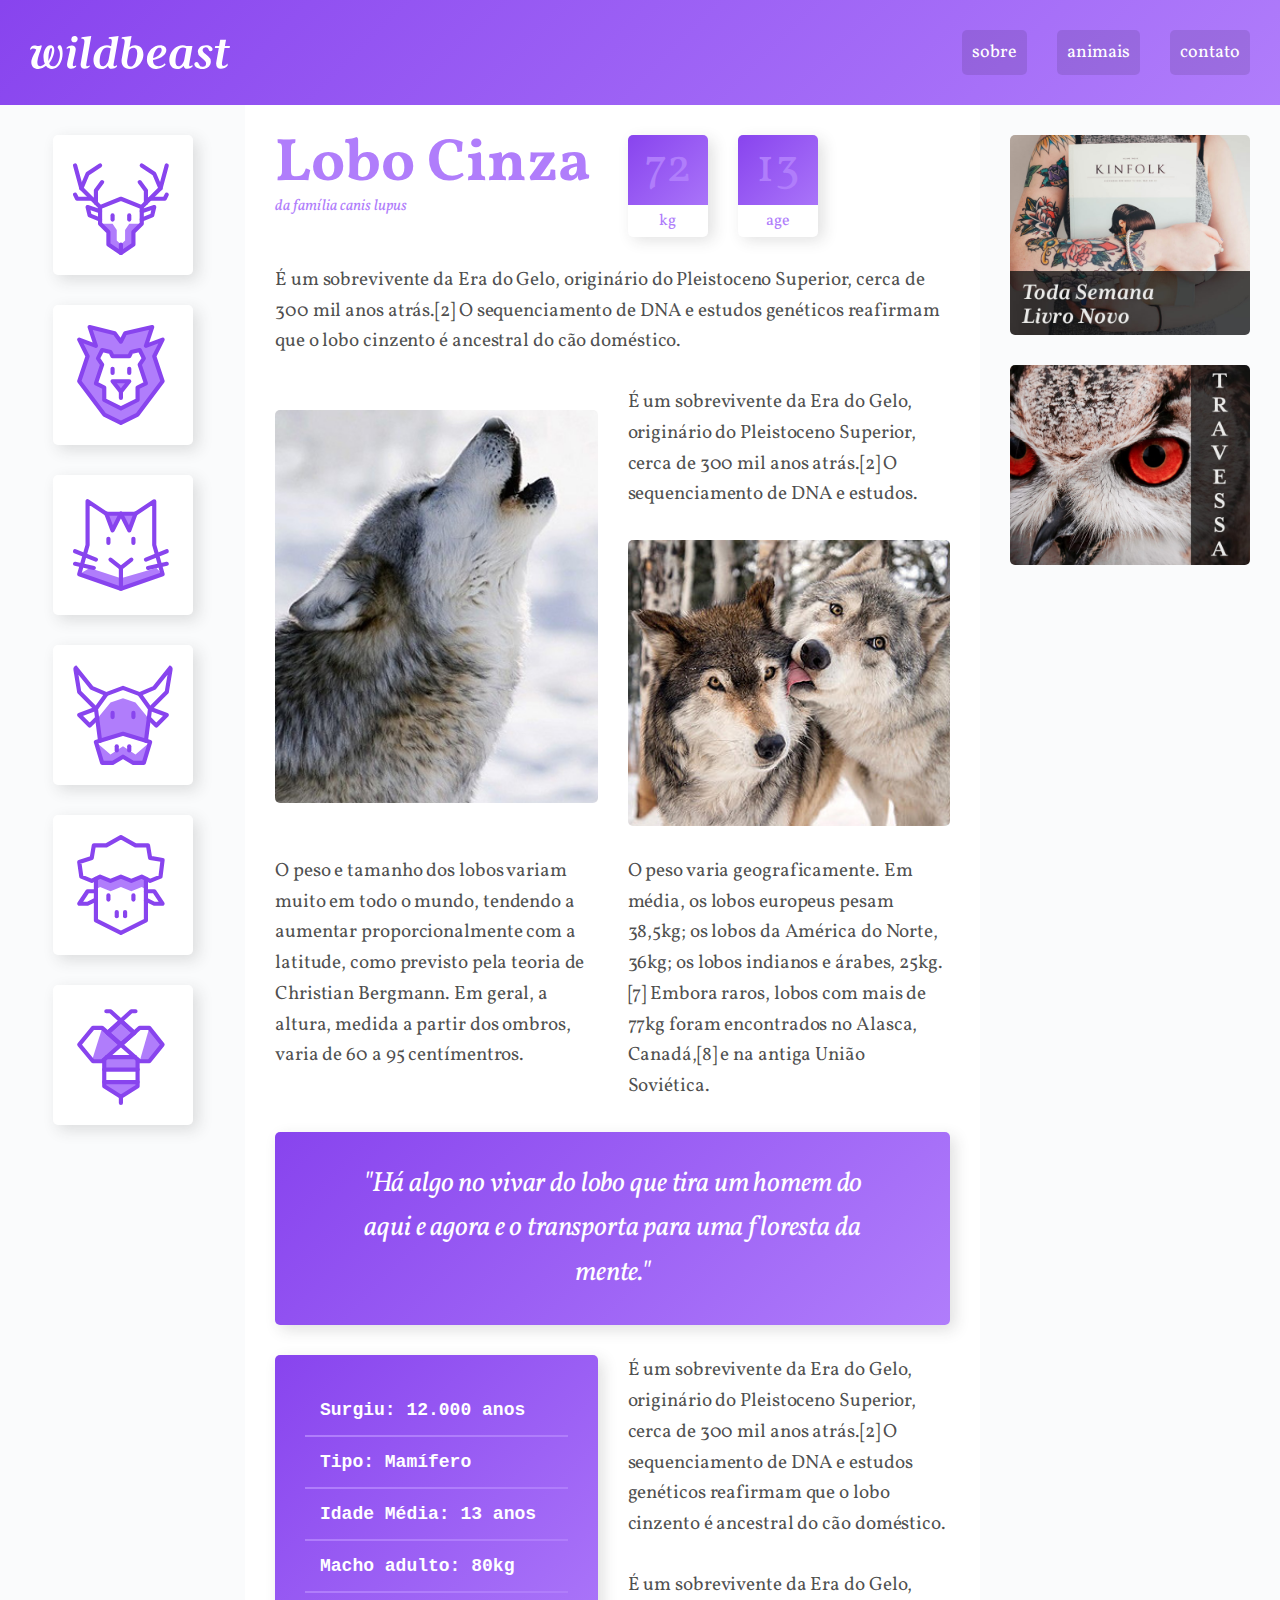
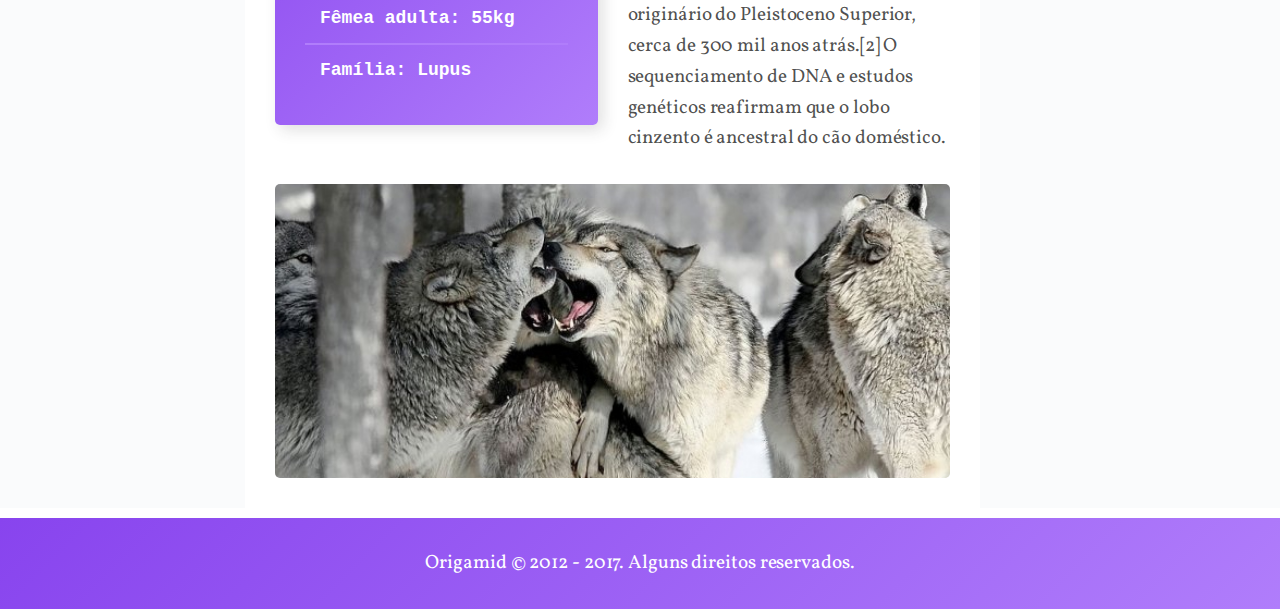
<file: wildbeast/index.html>
<!DOCTYPE html>
<html lang="en">
<head>
    <meta charset="UTF-8">
    <meta http-equiv="X-UA-Compatible" content="IE=edge">
    <meta name="viewport" content="width=device-width, initial-scale=1.0, shrink-to-fit=no">
    <link rel="stylesheet" href="./css/style.css">
    <title>Wildbeast</title>
</head>
<body>
    <div class="estrutura">
        <header class="header">
            <a href="#" class="logo">
                <img src="./img/wildbeast.svg" alt="Wildbeast">
            </a>
            <nav>
                <ul>
                    <li><a href="#">sobre</a></li>
                    <li><a href="#">animais</a></li>
                    <li><a href="#">contato</a></li>
                </ul>
            </nav>
        </header>

        <nav class="sidenav">
            <ul>
                <li><a href="#"><img src="img/icones/cervo.svg" alt="Cervo"></a></li>
                <li><a href="#"><img src="img/icones/leao.svg" alt="Leão"></a></li>
                <li><a href="#"><img src="img/icones/gato.svg" alt="Gato"></a></li>
                <li><a href="#"><img src="img/icones/vaca.svg" alt="Vaca"></a></li>
                <li><a href="#"><img src="img/icones/ovelha.svg" alt="Ovelha"></a></li>
                <li><a href="#"><img src="img/icones/abelha.svg" alt="Abelha"></a></li>
            </ul>
        </nav>

        <main class="content">
            <div class="titulo">
                <h1>Lobo Cinza</h1>
                <span>da família canis lupus</span>
            </div>
            <div class="caracteristicas">
                <div>
                    <span class="numero">72</span>
                    <span class="rotulo">kg</span>
                </div>
                <div>
                    <span class="numero">13</span>
                    <span class="rotulo">age</span>
                </div>
            </div>

            <p class="col-wide">
                É um sobrevivente da Era do Gelo, originário do Pleistoceno Superior,
                cerca de 300 mil anos atrás.[2] O sequenciamento de DNA e estudos
                genéticos reafirmam que o lobo cinzento é ancestral do cão doméstico.
            </p>

            <img class="imagem-1" src="./img/wolf1.jpg.jpg" alt="Wolf 1">

            <p>
                É um sobrevivente da Era do Gelo, originário do Pleistoceno Superior,
                cerca de 300 mil anos atrás.[2] O sequenciamento de DNA e estudos.
            </p>

            <img class="imagem-2" src="img/wolf2.jpg.jpg" alt="Wolf 2">

            <p>
                O peso e tamanho dos lobos variam
                muito em todo o mundo, tendendo
                a aumentar proporcionalmente
                com a latitude, como previsto pela
                teoria de Christian Bergmann. Em
                geral, a altura, medida a partir dos
                ombros, varia de 60 a 95
                centímentros.
            </p>

            <p>
                O peso varia geograficamente. Em
                média, os lobos europeus pesam
                38,5kg; os lobos da América do
                Norte, 36kg; os lobos indianos e
                árabes, 25kg.[7] Embora raros,
                lobos com mais de 77kg foram
                encontrados no Alasca, Canadá,[8]
                e na antiga União Soviética.
            </p>

            <blockquote class="citacao col-wide">
                <p>
                   "Há algo no vivar do lobo que tira um homem
                     do aqui e agora e o transporta para uma
                                floresta da mente."
                </p>
            </blockquote>

            <ul class="atributos">
                <li>Surgiu: 12.000 anos</li>
                <li>Tipo: Mamífero</li>
                <li>Idade Média: 13 anos</li>
                <li>Macho adulto: 80kg</li>
                <li>Fêmea adulta: 55kg</li>
                <li>Família: Lupus</li>
            </ul>
            
            <div class="informacoes">
                <p>
                    É um sobrevivente da Era do Gelo, originário do Pleistoceno Superior,
                    cerca de 300 mil anos atrás.[2] O sequenciamento de DNA e estudos
                    genéticos reafirmam que o lobo cinzento é ancestral do cão doméstico.
                </p>
    
                <p>
                    É um sobrevivente da Era do Gelo, originário do Pleistoceno Superior,
                    cerca de 300 mil anos atrás.[2] O sequenciamento de DNA e estudos
                    genéticos reafirmam que o lobo cinzento é ancestral do cão doméstico.
                </p>
            </div>

            <img class="col-wide" src="img/wolf3.jpg.jpg" alt="Wolf 3">
        </main>

        <aside class="anuncios">
            <div class="anuncio-item">
                <img src="img/anuncio-1.jpg.jpg" alt="Anuncio 1">
            </div>
            <div class="anuncio-item">
                <img src="img/anuncio-2.jpg.jpg" alt="Anuncio 2">
            </div>
        </aside>

        <footer class="footer">
            <p>
                Origamid © 2012 - 2017. Alguns direitos reservados.
            </p>
        </footer>
    </div>
</body>
</html>
</file>
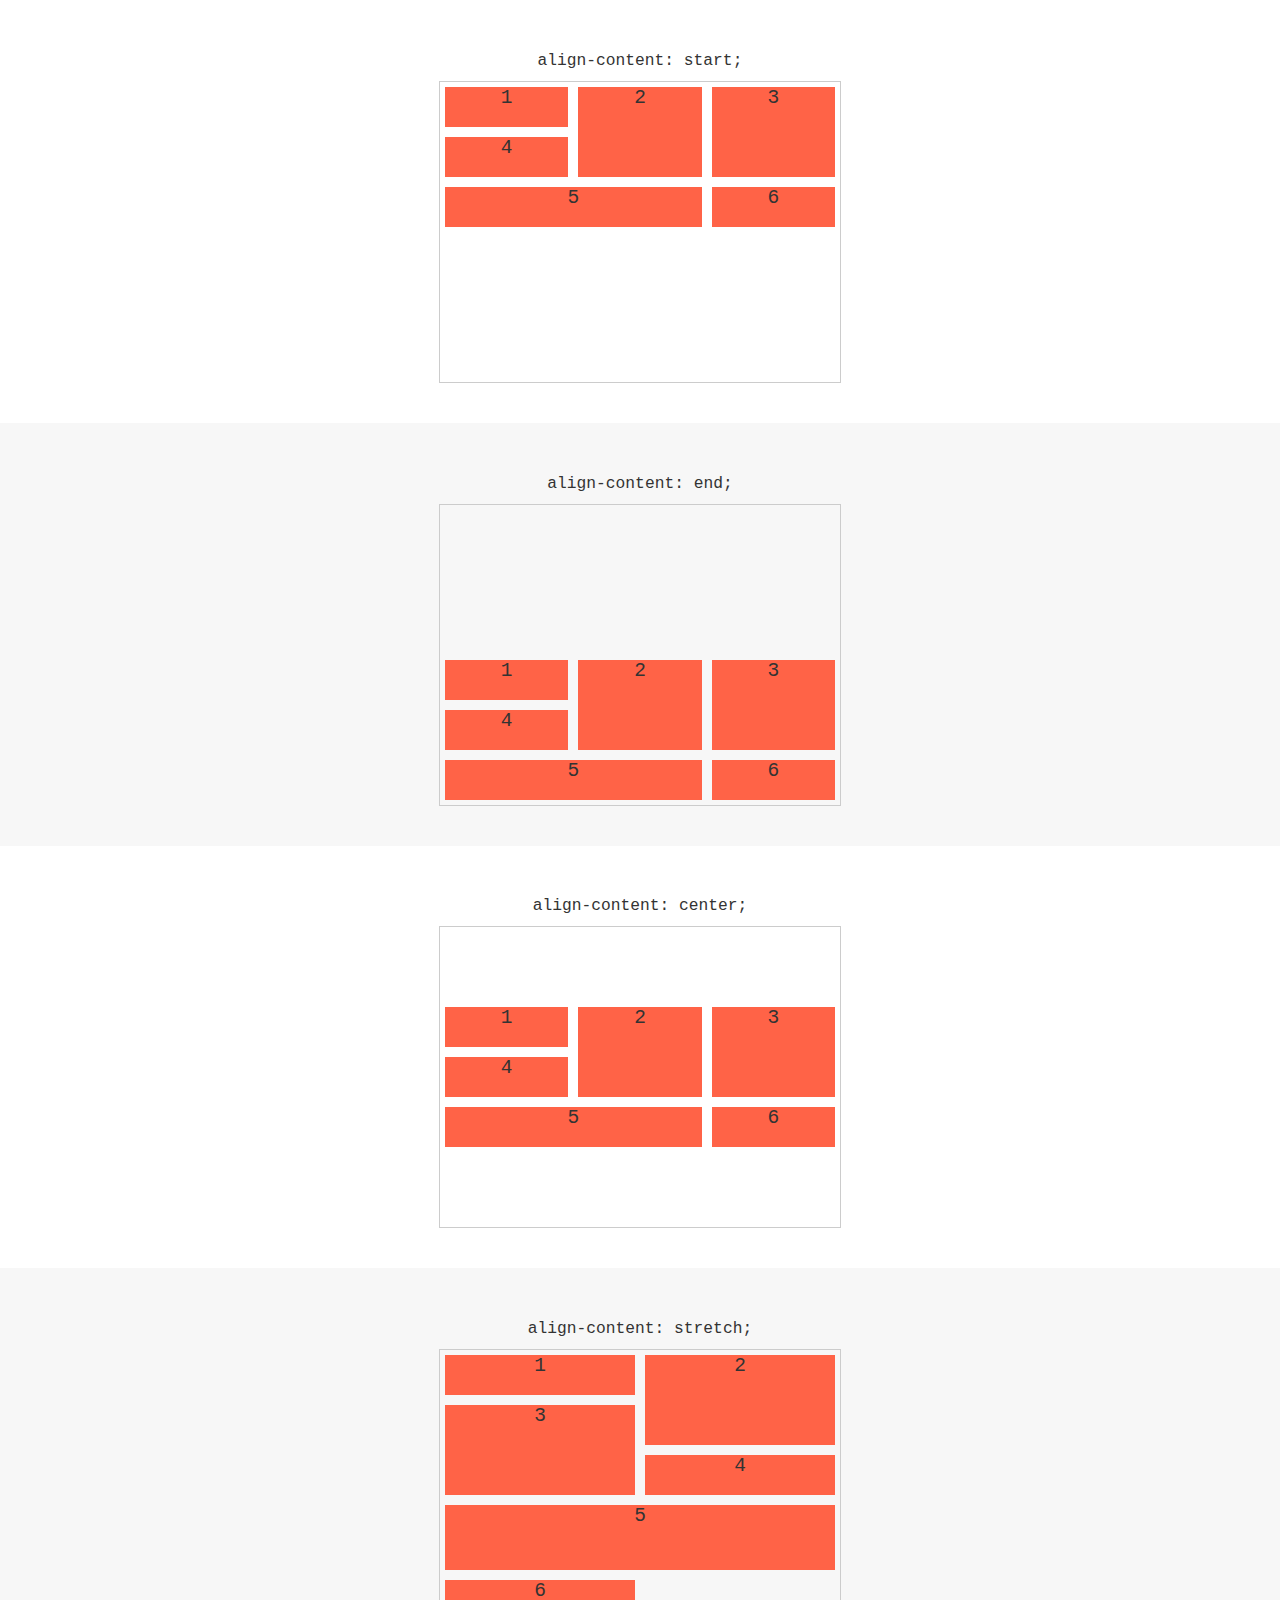
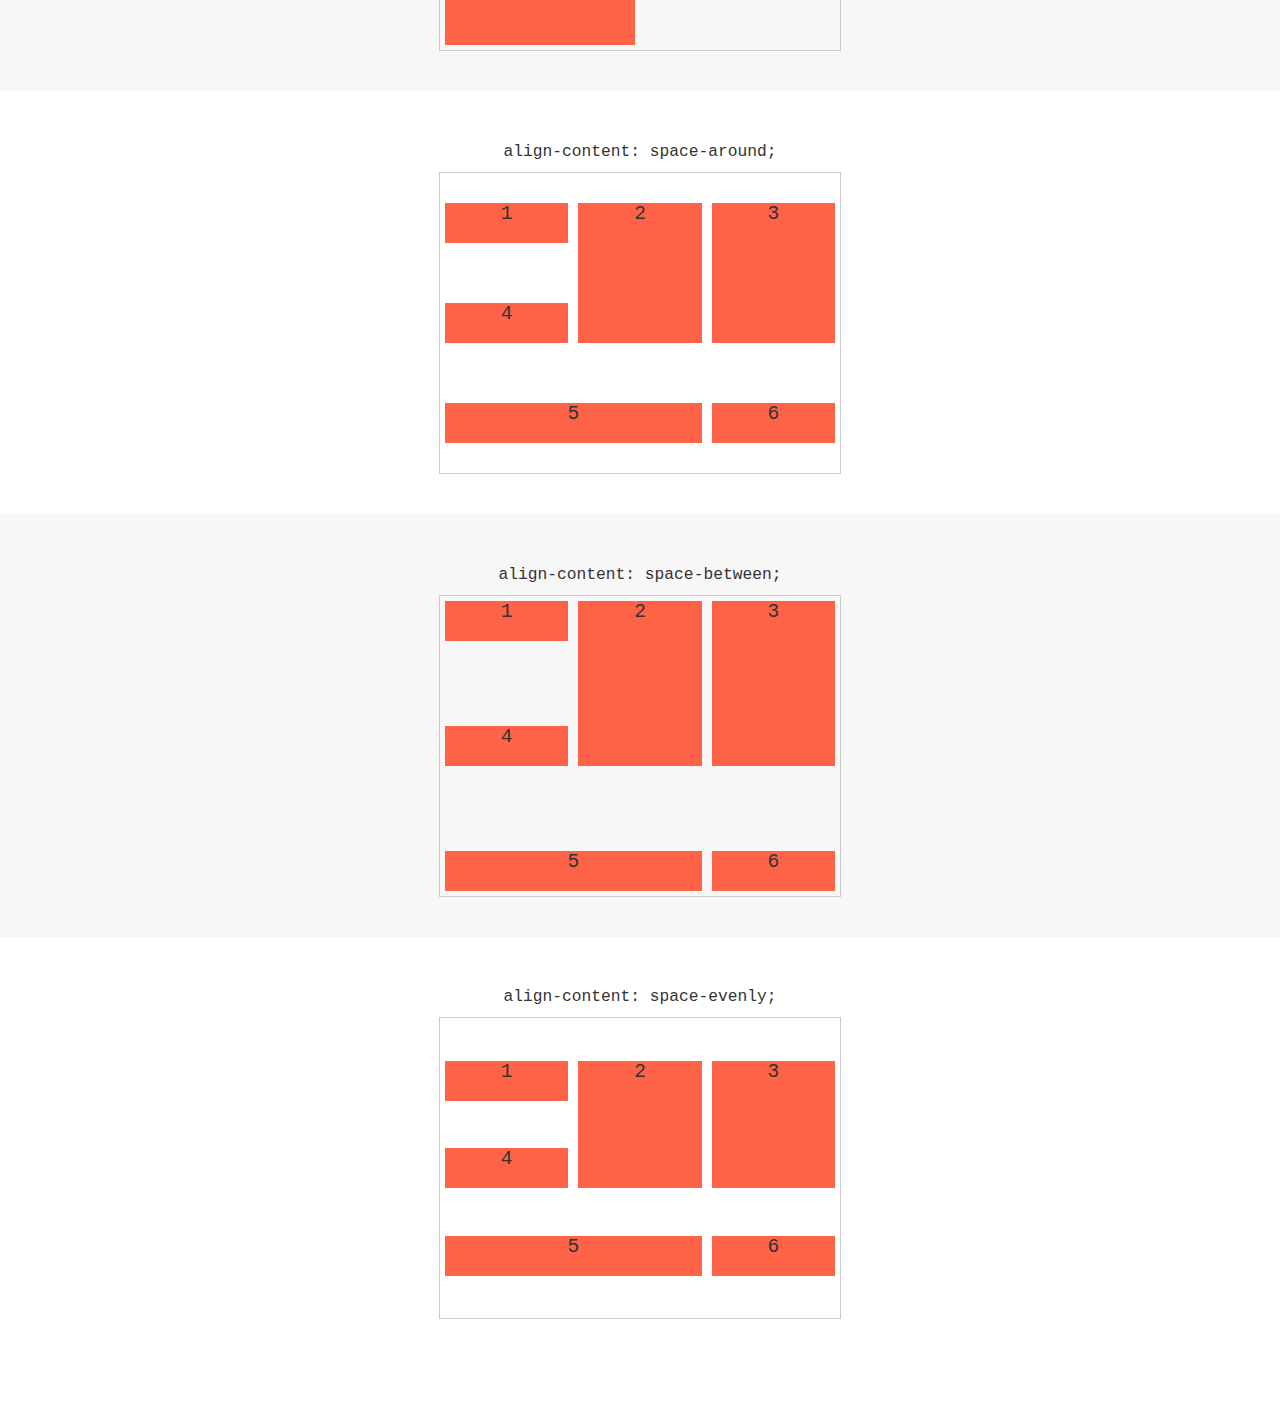
<file: align-content.html>
<!DOCTYPE html>
<html lang="en">
<head>
    <meta charset="UTF-8">
    <meta http-equiv="X-UA-Compatible" content="IE=edge">
    <meta name="viewport" content="width=device-width, initial-scale=1.0">
    <link rel="stylesheet" href="./align-content.css">
    <title>align-content</title>
</head>
<body>
    <div>
        <h1>align-content: start;</h1>
        <section class="grid start">
            <div class="item">1</div>
            <div class="item item-2">2</div>
            <div class="item item-3">3</div>
            <div class="item">4</div>
            <div class="item item-5">5</div>
            <div class="item">6</div>
        </section>
    </div>

    <div>
        <h1>align-content: end;</h1>
        <section class="grid end">
            <div class="item">1</div>
            <div class="item item-2">2</div>
            <div class="item item-3">3</div>
            <div class="item">4</div>
            <div class="item item-5">5</div>
            <div class="item">6</div>
        </section>
    </div>

    <div>
        <h1>align-content: center;</h1>
        <section class="grid center">
            <div class="item">1</div>
            <div class="item item-2">2</div>
            <div class="item item-3">3</div>
            <div class="item">4</div>
            <div class="item item-5">5</div>
            <div class="item">6</div>
        </section>
    </div>

    <div>
        <h1>align-content: stretch;</h1>
        <section class="grid stretch">
            <div class="item">1</div>
            <div class="item item-2">2</div>
            <div class="item item-3">3</div>
            <div class="item">4</div>
            <div class="item item-5">5</div>
            <div class="item">6</div>
        </section>
    </div>

    <div>
        <h1>align-content: space-around;</h1>
        <section class="grid space-around">
            <div class="item">1</div>
            <div class="item item-2">2</div>
            <div class="item item-3">3</div>
            <div class="item">4</div>
            <div class="item item-5">5</div>
            <div class="item">6</div>
        </section>
    </div>

    <div>
        <h1>align-content: space-between;</h1>
        <section class="grid space-between">
            <div class="item">1</div>
            <div class="item item-2">2</div>
            <div class="item item-3">3</div>
            <div class="item">4</div>
            <div class="item item-5">5</div>
            <div class="item">6</div>
        </section>
    </div>

    <div>
        <h1>align-content: space-evenly;</h1>
        <section class="grid space-evenly">
            <div class="item">1</div>
            <div class="item item-2">2</div>
            <div class="item item-3">3</div>
            <div class="item">4</div>
            <div class="item item-5">5</div>
            <div class="item">6</div>
        </section>
    </div>
</body>
</html>
</file>
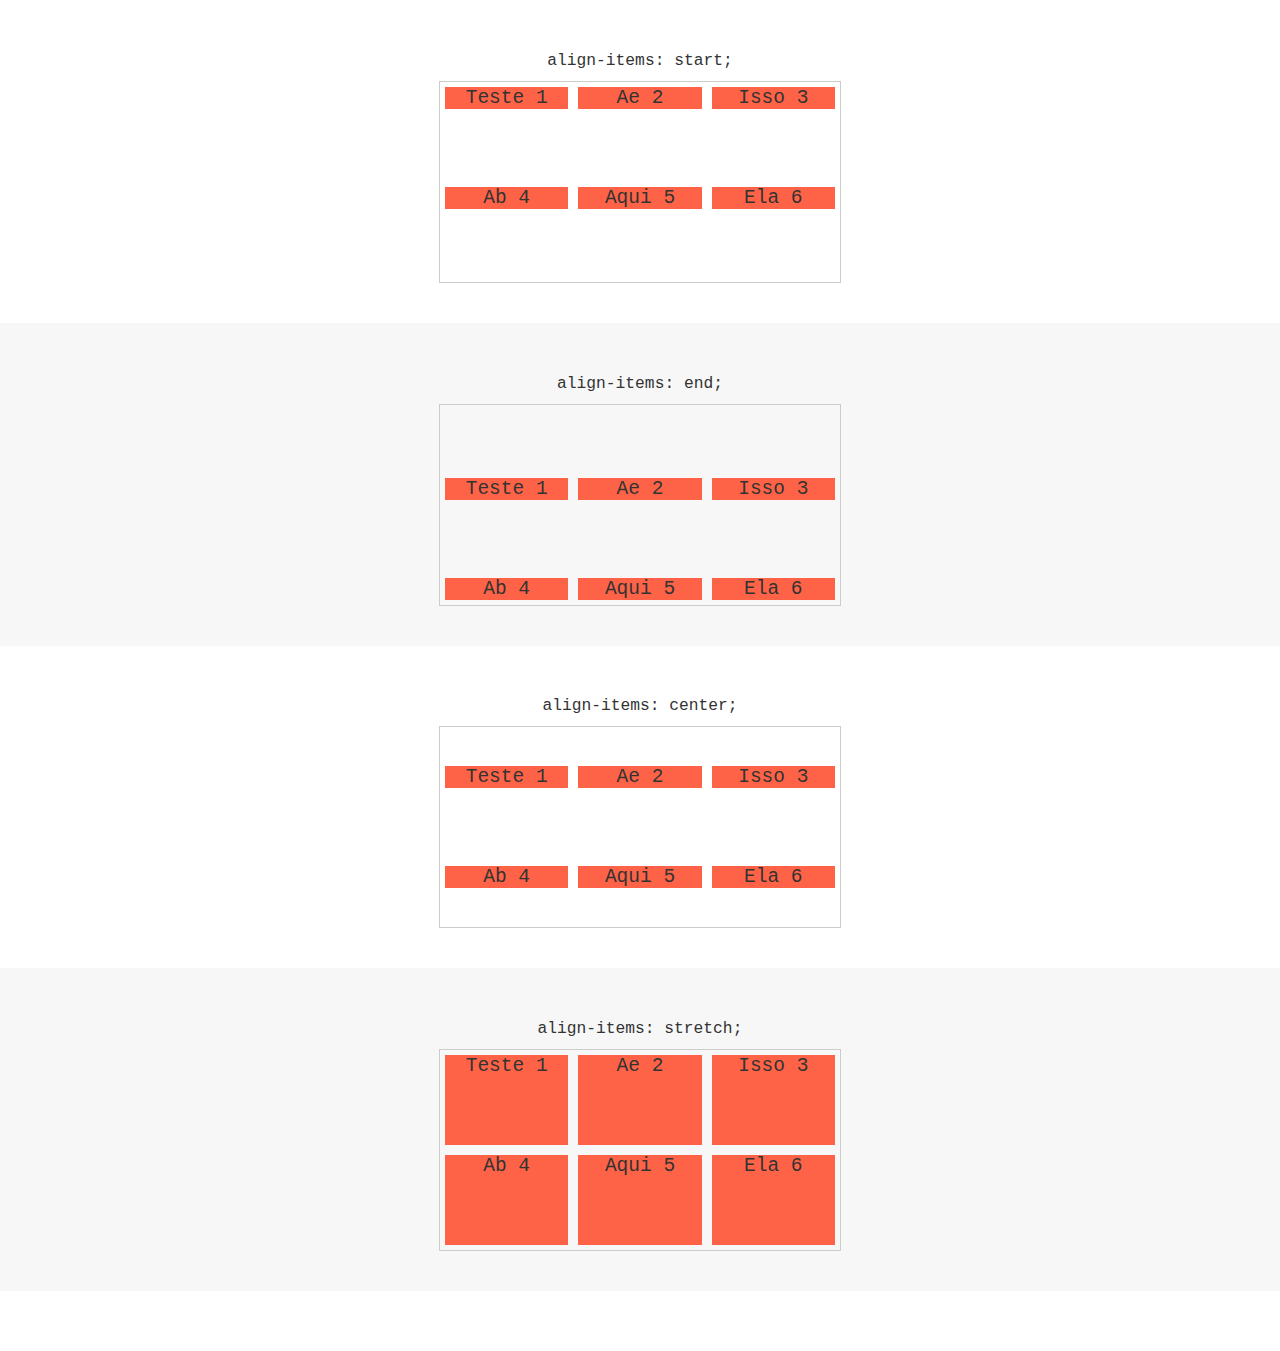
<file: align-items.html>
<!DOCTYPE html>
<html lang="en">
<head>
    <meta charset="UTF-8">
    <meta http-equiv="X-UA-Compatible" content="IE=edge">
    <meta name="viewport" content="width=device-width, initial-scale=1.0">
    <link rel="stylesheet" href="./align-items.css">
    <title>align-items</title>
</head>
<body>
    <div>
        <h1>align-items: start;</h1>
        <section class="grid start">
            <div class="item">Teste 1</div>
            <div class="item">Ae 2</div>
            <div class="item">Isso 3</div>
            <div class="item">Ab 4</div>
            <div class="item">Aqui 5</div>
            <div class="item">Ela 6</div>
        </section>
    </div>

    <div>
        <h1>align-items: end;</h1>
        <section class="grid end">
            <div class="item">Teste 1</div>
            <div class="item">Ae 2</div>
            <div class="item">Isso 3</div>
            <div class="item">Ab 4</div>
            <div class="item">Aqui 5</div>
            <div class="item">Ela 6</div>
        </section>
    </div>

    <div>
        <h1>align-items: center;</h1>
        <section class="grid center">
            <div class="item">Teste 1</div>
            <div class="item">Ae 2</div>
            <div class="item">Isso 3</div>
            <div class="item">Ab 4</div>
            <div class="item">Aqui 5</div>
            <div class="item">Ela 6</div>
        </section>
    </div>

    <div>
        <h1>align-items: stretch;</h1>
        <section class="grid stretch">
            <div class="item">Teste 1</div>
            <div class="item">Ae 2</div>
            <div class="item">Isso 3</div>
            <div class="item">Ab 4</div>
            <div class="item">Aqui 5</div>
            <div class="item">Ela 6</div>
        </section>
    </div>
</body>
</html>
</file>
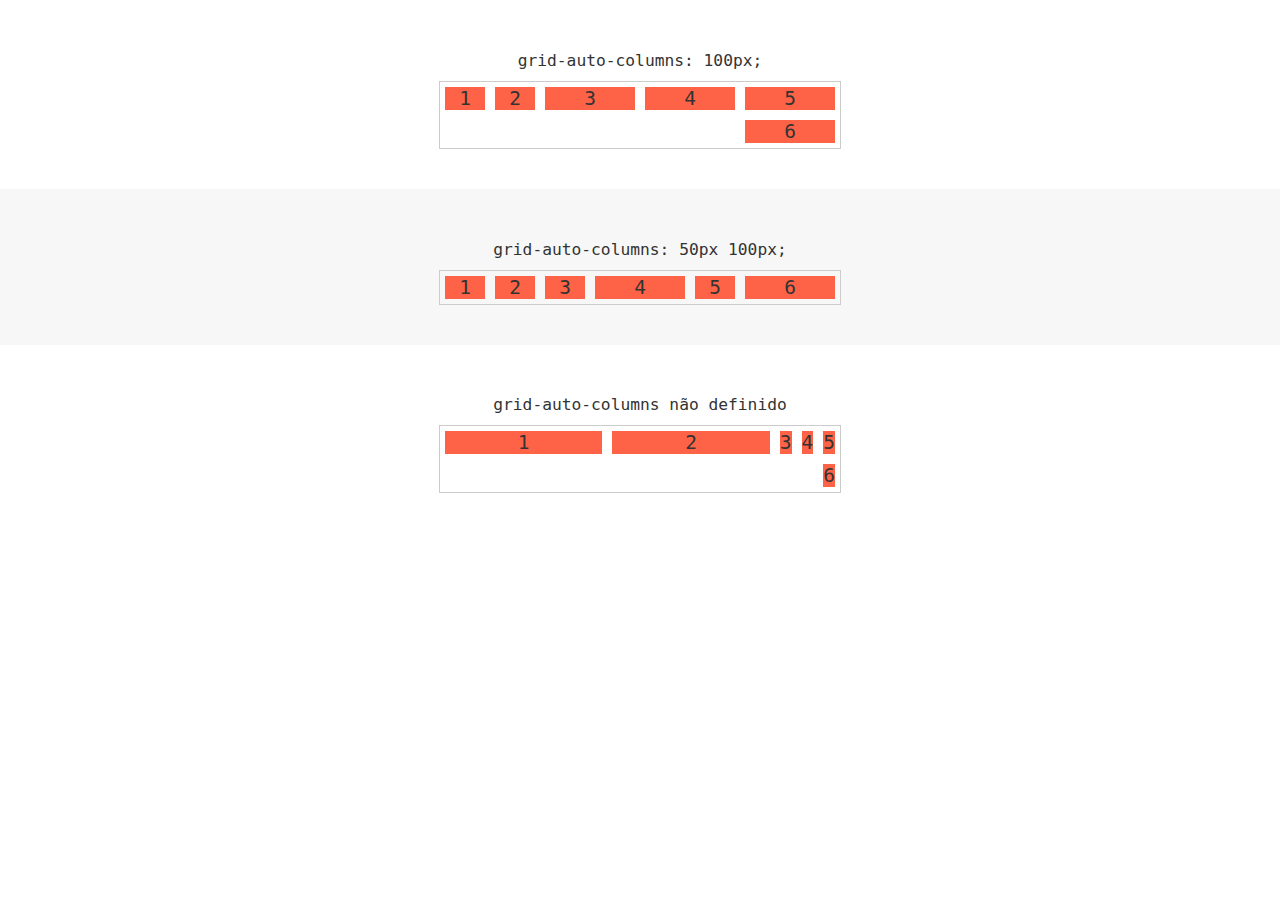
<file: auto-columns.html>
<!DOCTYPE html>
<html lang="en">
<head>
    <meta charset="UTF-8">
    <meta http-equiv="X-UA-Compatible" content="IE=edge">
    <meta name="viewport" content="width=device-width, initial-scale=1.0">
    <link rel="stylesheet" href="./auto-columns.css">
    <title>grid-auto-columns</title>
</head>
<body>
    <div>
        <h1>grid-auto-columns: 100px;</h1>
        <section class="grid grid-auto-columns-1">
            <div class="item">1</div>
            <div class="item">2</div>
            <div class="item">3</div>
            <div class="item">4</div>
            <div class="item">5</div>
            <div class="item item-6">6</div>
        </section>
    </div>

    <div>
        <h1>grid-auto-columns: 50px 100px;</h1>
        <section class="grid grid-auto-columns-2">
            <div class="item">1</div>
            <div class="item">2</div>
            <div class="item">3</div>
            <div class="item">4</div>
            <div class="item">5</div>
            <div class="item item-6">6</div>
        </section>
    </div>

    <div>
        <h1>grid-auto-columns não definido</h1>
        <section class="grid grid-auto-columns-3">
            <div class="item">1</div>
            <div class="item">2</div>
            <div class="item">3</div>
            <div class="item">4</div>
            <div class="item">5</div>
            <div class="item item-6">6</div>
        </section>
    </div>
</body>
</html>
</file>
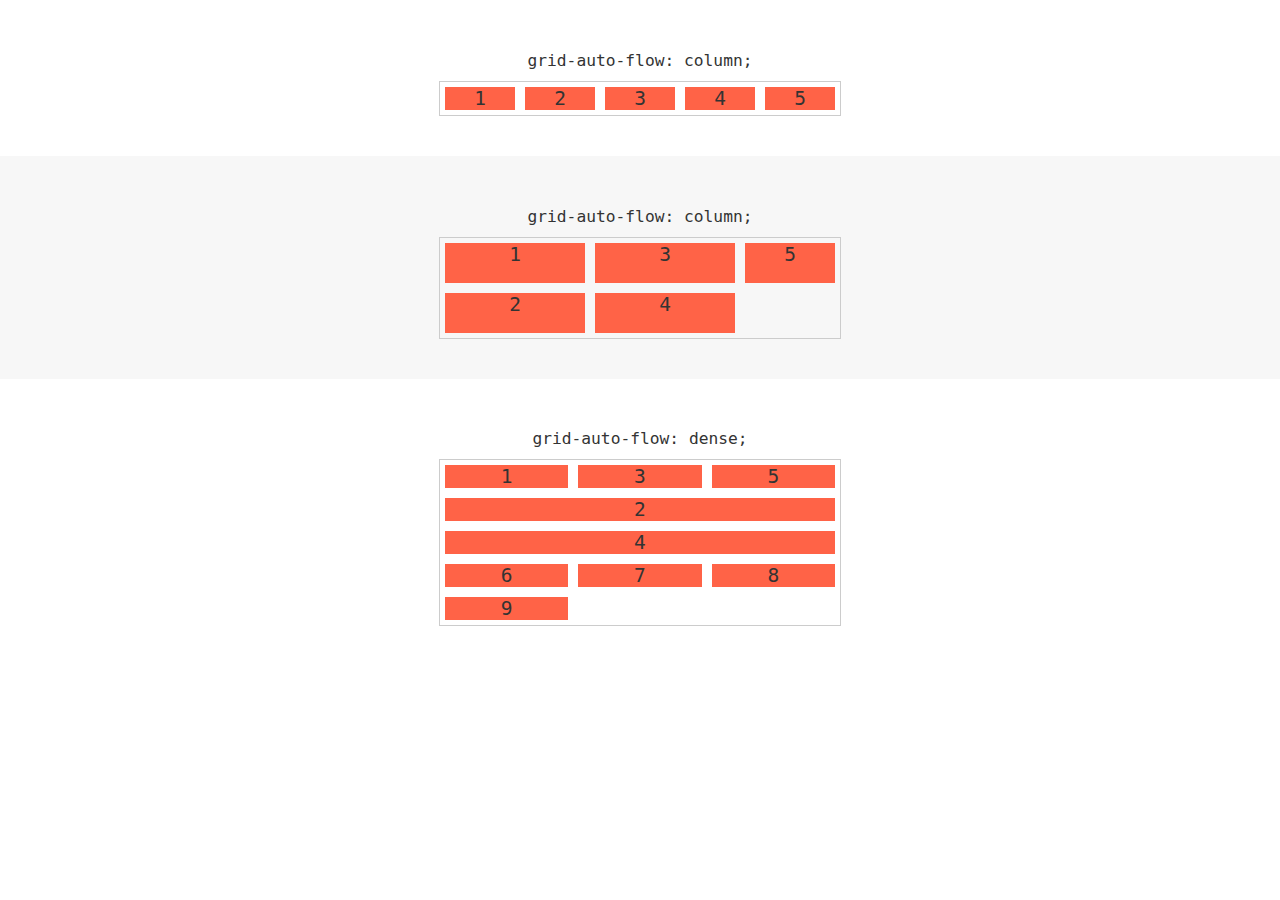
<file: auto-flow.html>
<!DOCTYPE html>
<html lang="en">
<head>
    <meta charset="UTF-8">
    <meta http-equiv="X-UA-Compatible" content="IE=edge">
    <meta name="viewport" content="width=device-width, initial-scale=1.0">
    <link rel="stylesheet" href="./auto-flow.css">
    <title>grid-auto-flow</title>
</head>
<body>
    <div>
        <h1>grid-auto-flow: column;</h1>
        <section class="grid grid-auto-flow-1">
            <div class="item">1</div>
	        <div class="item">2</div>
	        <div class="item">3</div>
	        <div class="item">4</div>
	        <div class="item">5</div>
        </section>
    </div>

    <div>
        <h1>grid-auto-flow: column;</h1>
        <section class="grid grid-auto-flow-2">
            <div class="item">1</div>
	        <div class="item">2</div>
	        <div class="item">3</div>
	        <div class="item">4</div>
	        <div class="item">5</div>
        </section>
    </div>

    <div>
        <h1>grid-auto-flow: dense;</h1>
        <section class="grid grid-auto-rows-2">
            <div class="item">1</div>
            <div class="item item-2">2</div>
	        <div class="item">3</div>
	        <div class="item item-4">4</div>
	        <div class="item">5</div>
	        <div class="item">6</div>
	        <div class="item">7</div>
	        <div class="item">8</div>
	        <div class="item">9</div>
        </section>
    </div>
</body>
</html>
</file>
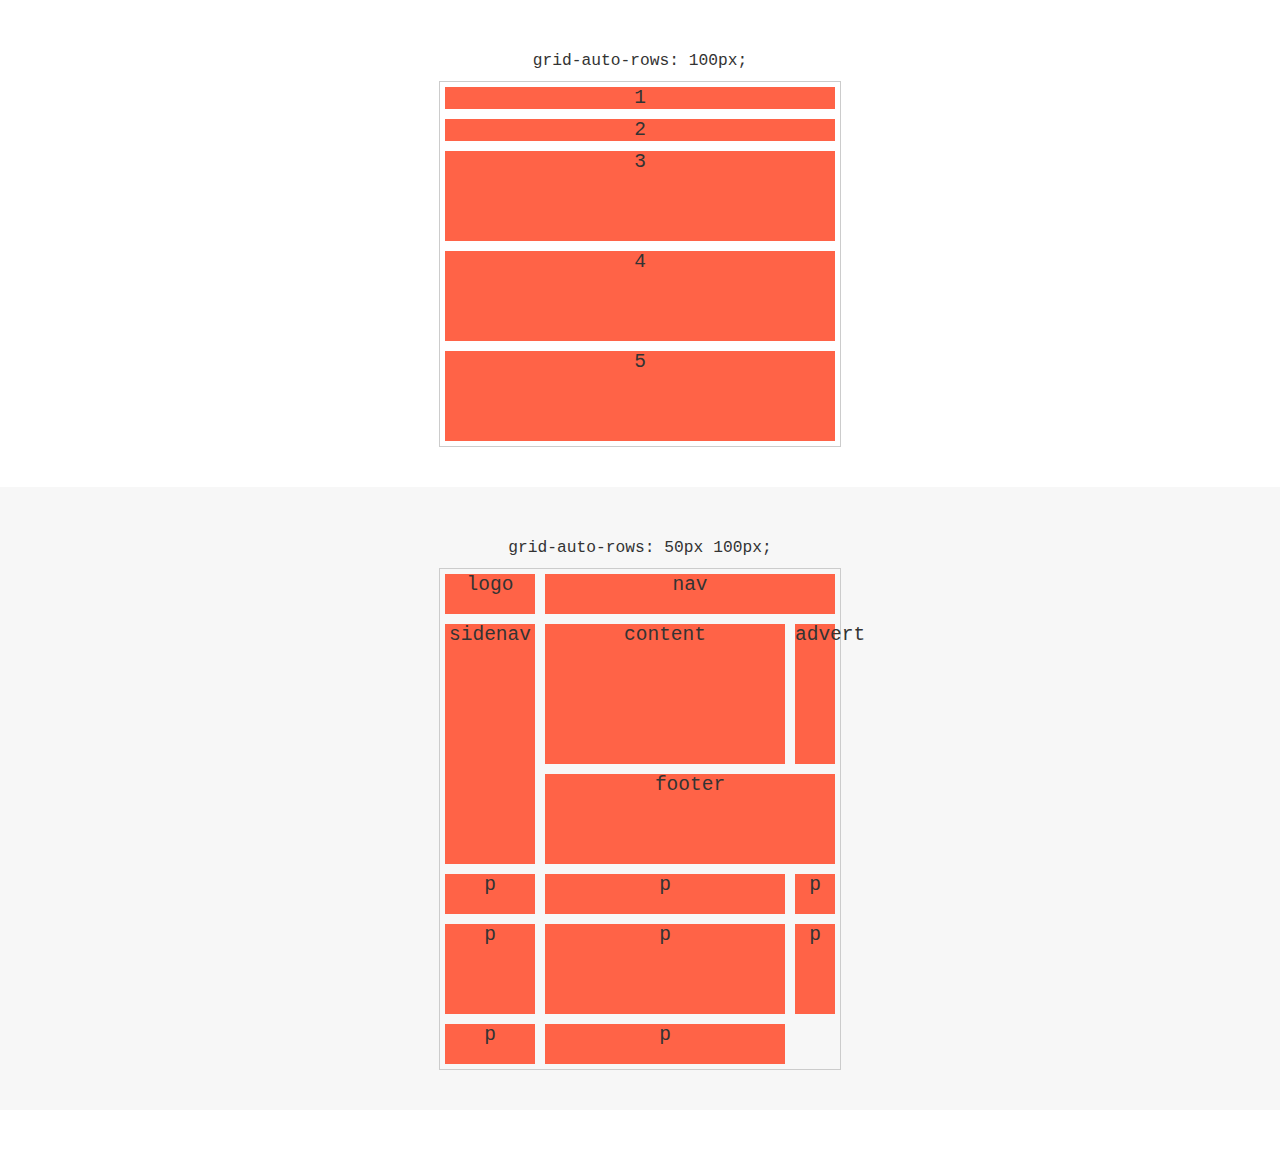
<file: auto-rows.html>
<!DOCTYPE html>
<html lang="en">
<head>
    <meta charset="UTF-8">
    <meta http-equiv="X-UA-Compatible" content="IE=edge">
    <meta name="viewport" content="width=device-width, initial-scale=1.0">
    <link rel="stylesheet" href="./auto-rows.css">
    <title>grid-auto-rows</title>
</head>
<body>
    <div>
        <h1>grid-auto-rows: 100px;</h1>
        <section class="grid grid-auto-rows-1">
            <div class="item">1</div>
            <div class="item">2</div>
            <div class="item">3</div>
            <div class="item">4</div>
            <div class="item">5</div>
        </section>
    </div>

    <div>
        <h1>grid-auto-rows: 50px 100px;</h1>
        <section class="grid grid-auto-rows-2">
            <div class="item logo">logo</div>
            <div class="item nav">nav</div>
            <div class="item content">content</div>
            <div class="item sidenav">sidenav</div>
            <div class="item advert">advert</div>
            <div class="item footer">footer</div>
            <div class="item">p</div>
	        <div class="item">p</div>
	        <div class="item">p</div>
	        <div class="item">p</div>
	        <div class="item">p</div>
	        <div class="item">p</div>
	        <div class="item">p</div>
	        <div class="item">p</div>
        </section>
    </div>
</body>
</html>
</file>
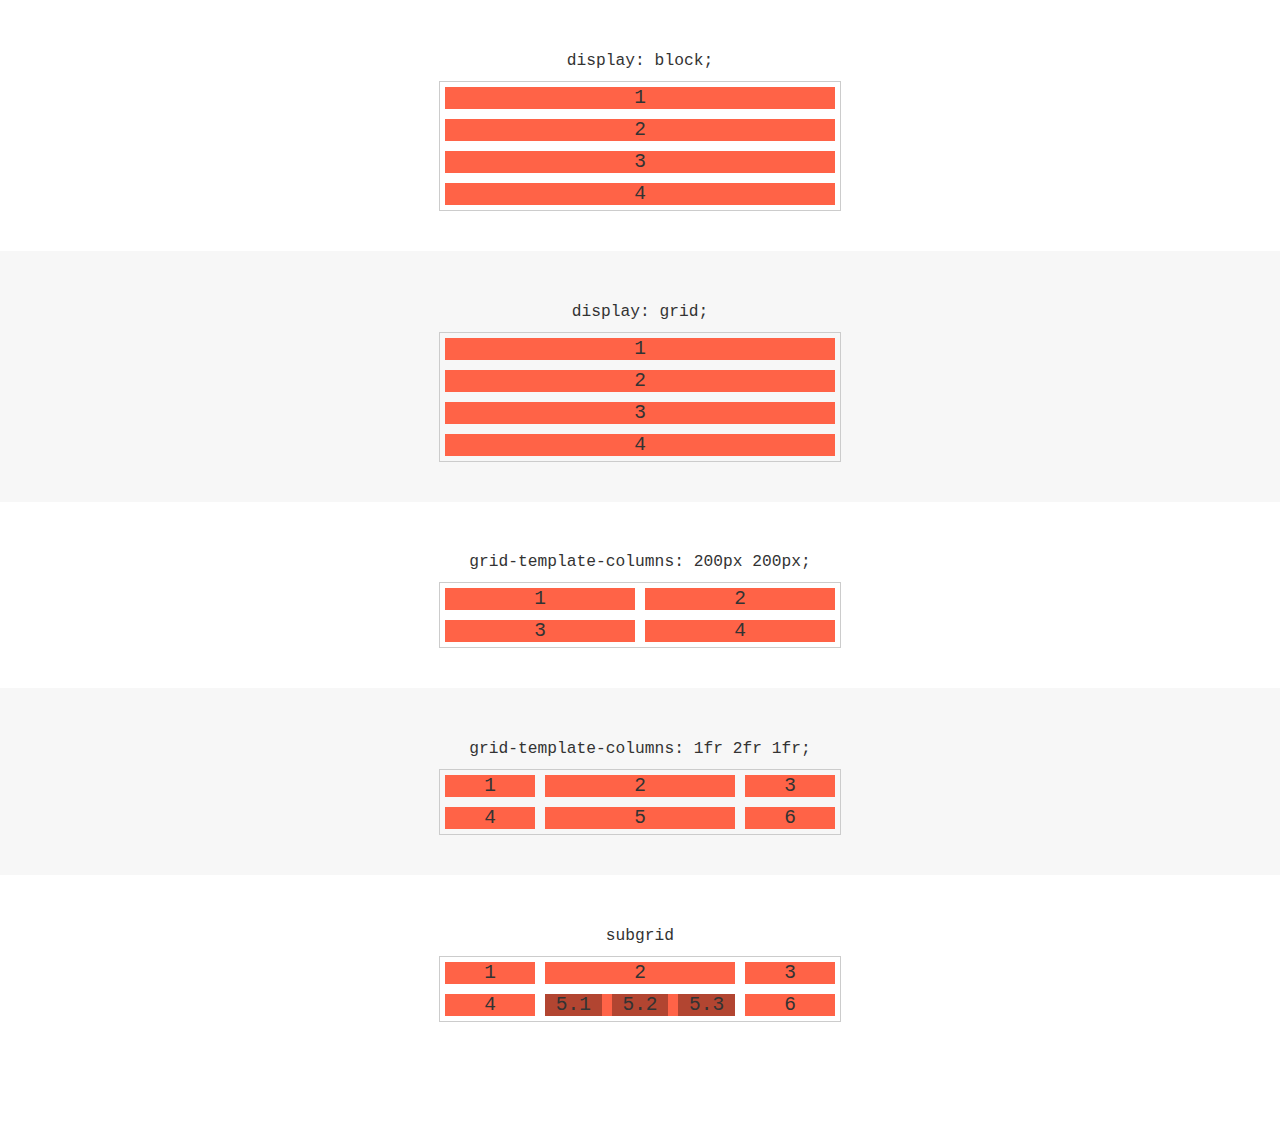
<file: display.html>
<!DOCTYPE html>
<html lang="en">
<head>
    <meta charset="UTF-8">
    <meta http-equiv="X-UA-Compatible" content="IE=edge">
    <meta name="viewport" content="width=device-width, initial-scale=1.0">
    <link rel="stylesheet" href="display.css">
    <title>Display</title>
</head>
<body>
    <div>
        <h1>display: block;</h1>
        <section class="grid">
            <div class="item">1</div>
            <div class="item">2</div>
            <div class="item">3</div>
            <div class="item">4</div>
        </section>
    </div>

    <div>
        <h1>display: grid;</h1>
        <section class="grid">
            <div class="item">1</div>
            <div class="item">2</div>
            <div class="item">3</div>
            <div class="item">4</div>
        </section>
    </div>

    <div>
        <h1>grid-template-columns: 200px 200px;</h1>
        <section class="container grid grid-template-columns">
            <div class="item">1</div>
            <div class="item">2</div>
            <div class="item">3</div>
            <div class="item">4</div>
        </section>
    </div>

    <div>
        <h1>grid-template-columns: 1fr 2fr 1fr;</h1>
        <section class="container grid grid-template-columns-3">
            <div class="item">1</div>
            <div class="item">2</div>
            <div class="item">3</div>
            <div class="item">4</div>
            <div class="item">5</div>
            <div class="item">6</div>
        </section>
    </div>

    <div>
        <h1>subgrid</h1>
        <section class="container grid grid-template-columns-3">
            <div class="item">1</div>
	        <div class="item">2</div>
	        <div class="item">3</div>
	        <div class="item">4</div>
            <div class="item subgrid">
                <div>5.1</div>
                <div>5.2</div>
                <div>5.3</div>
            </div>
            <div class="item">6</div>
        </section>
    </div>
</body>
</html>
</file>
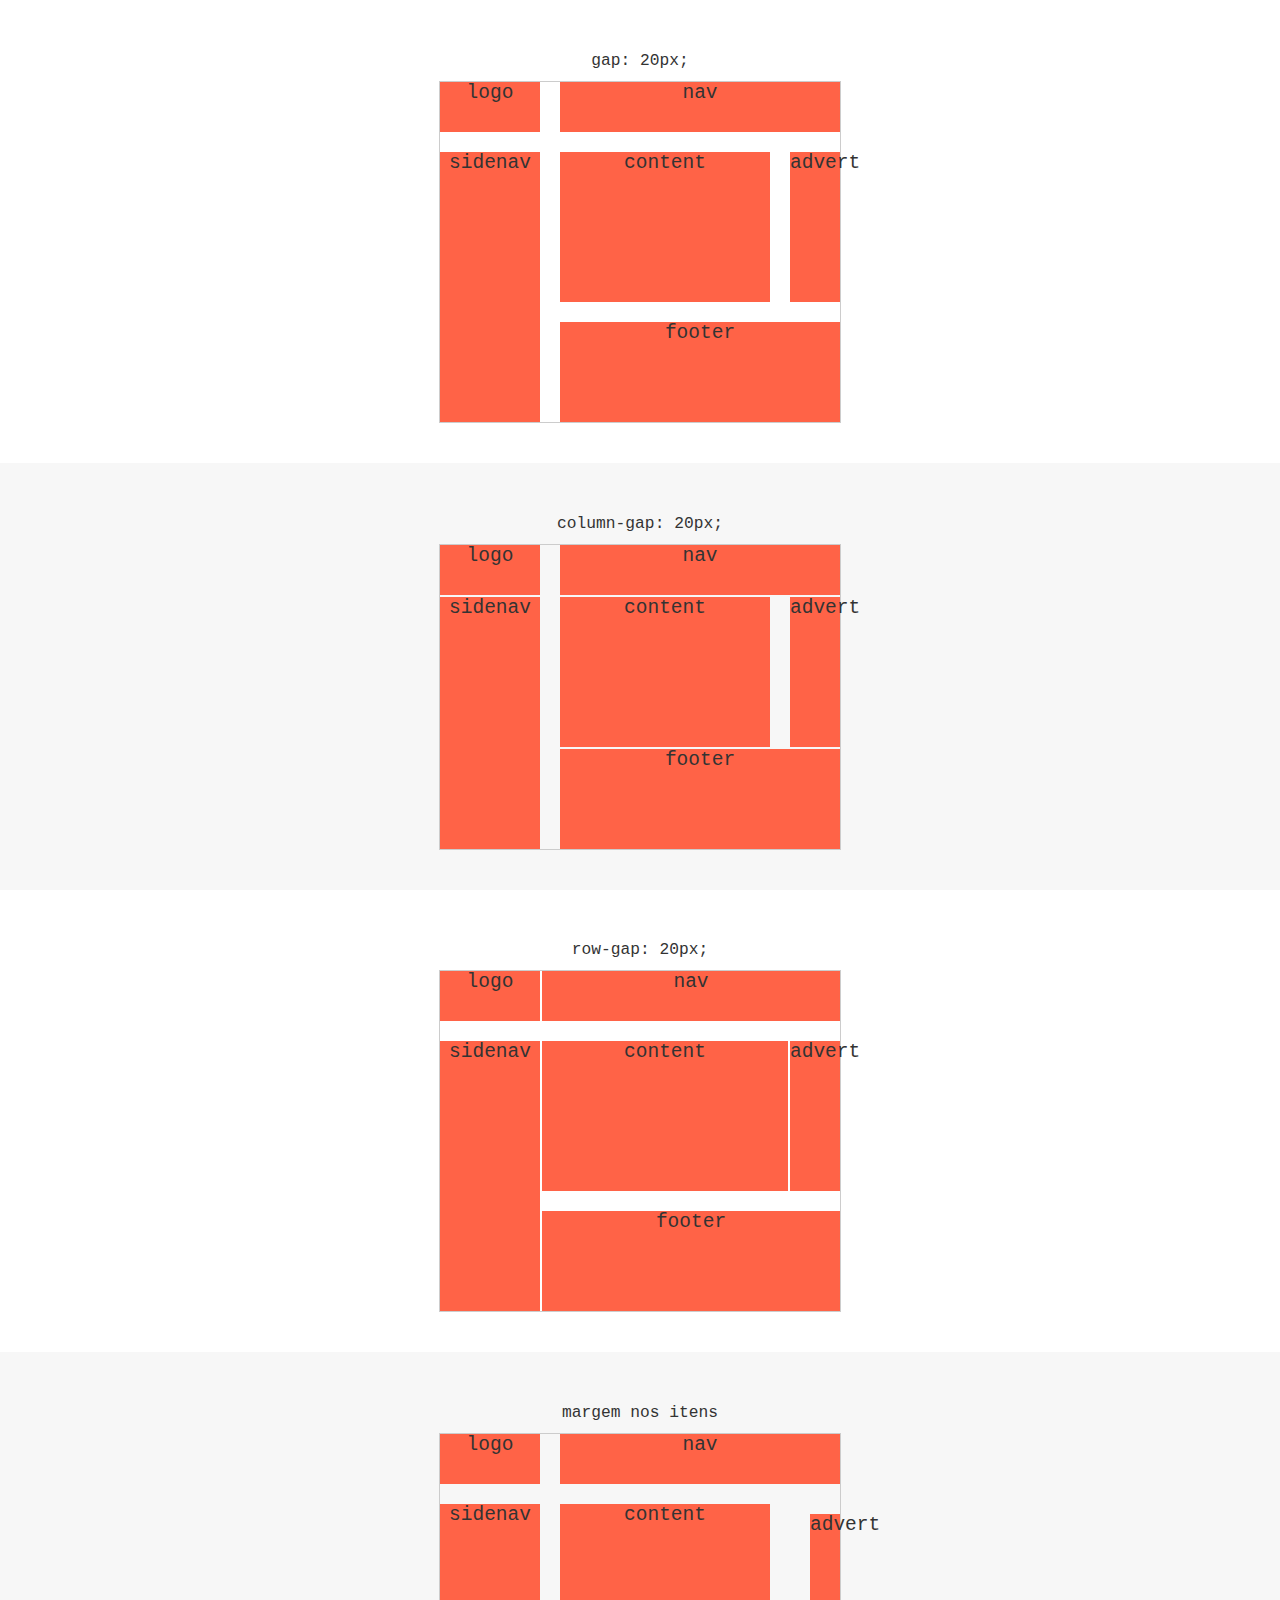
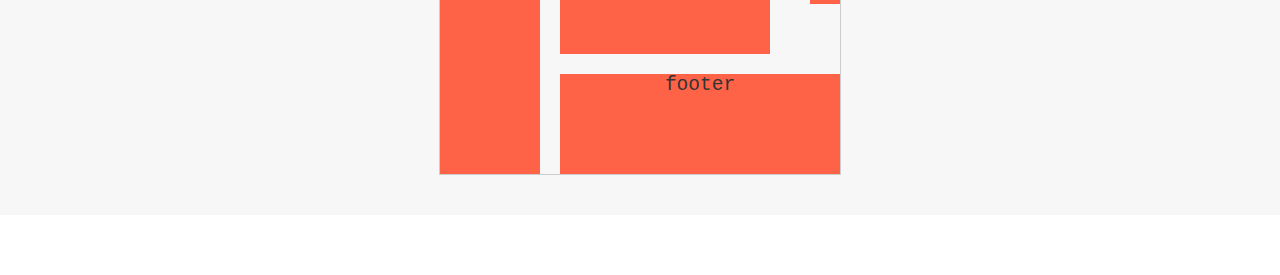
<file: grid-gap.html>
<!DOCTYPE html>
<html lang="en">
<head>
    <meta charset="UTF-8">
    <meta http-equiv="X-UA-Compatible" content="IE=edge">
    <meta name="viewport" content="width=device-width, initial-scale=1.0">
    <link rel="stylesheet" href="./grid-gap.css">
    <title>grid-gap</title>
</head>
<body>
    <div>
        <h1>gap: 20px;</h1>
        <section class="grid grid-template gap">
            <div class="item logo">logo</div>
            <div class="item nav">nav</div>
            <div class="item content">content</div>
            <div class="item sidenav">sidenav</div>
            <div class="item advert">advert</div>
            <div class="item footer">footer</div>
        </section>
    </div>

    <div>
        <h1>column-gap: 20px;</h1>
        <section class="grid grid-template column-gap">
            <div class="item logo">logo</div>
            <div class="item nav">nav</div>
            <div class="item content">content</div>
            <div class="item sidenav">sidenav</div>
            <div class="item advert">advert</div>
            <div class="item footer">footer</div>
        </section>
    </div>

    <div>
        <h1>row-gap: 20px;</h1>
        <section class="grid grid-template row-gap">
            <div class="item logo">logo</div>
            <div class="item nav">nav</div>
            <div class="item content">content</div>
            <div class="item sidenav">sidenav</div>
            <div class="item advert">advert</div>
            <div class="item footer">footer</div>
        </section>
    </div>

    <div>
        <h1>margem nos itens</h1>
        <section class="grid grid-template gap">
            <div class="item logo">logo</div>
            <div class="item nav">nav</div>
            <div class="item content">content</div>
            <div class="item sidenav">sidenav</div>
            <div class="item advert margin">advert</div>
            <div class="item footer">footer</div>
        </section>
    </div>
</body>
</html>
</file>
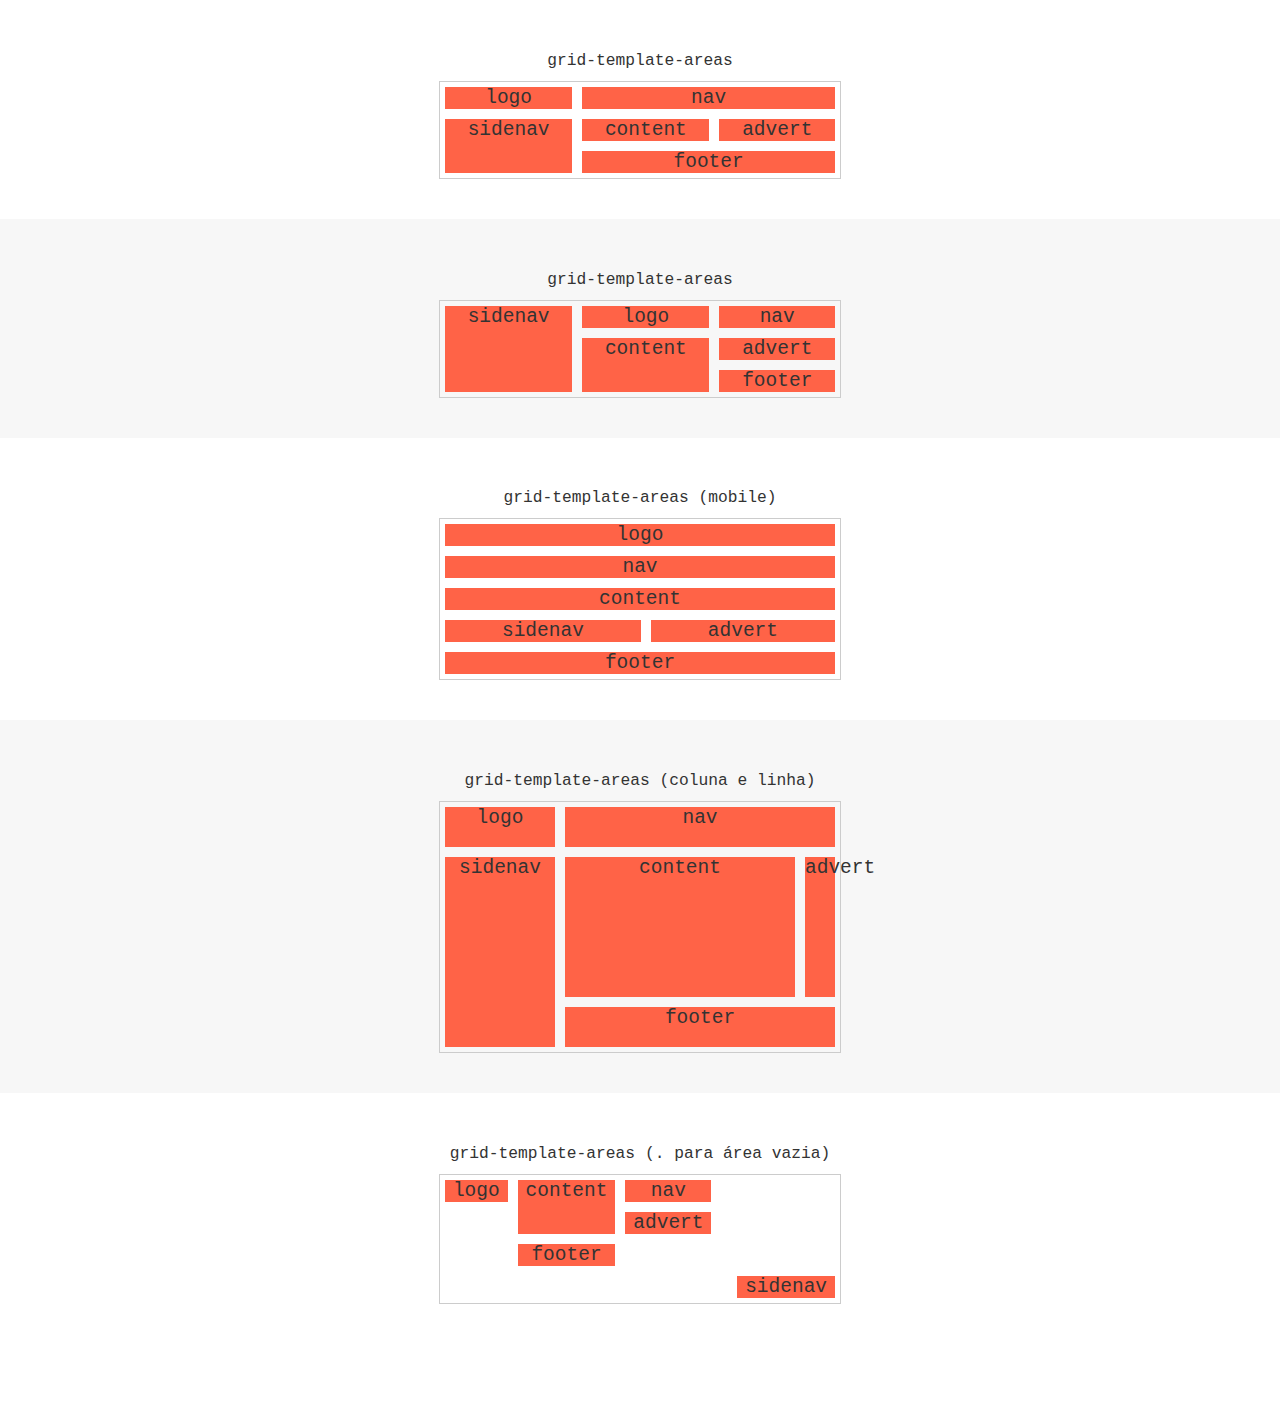
<file: grid-template-areas.html>
<!DOCTYPE html>
<html lang="en">
<head>
    <meta charset="UTF-8">
    <meta http-equiv="X-UA-Compatible" content="IE=edge">
    <meta name="viewport" content="width=device-width, initial-scale=1.0">
    <link rel="stylesheet" href="./grid-template-areas.css">
    <title>grid-template-areas</title>
</head>
<body>
    <div>
        <h1>grid-template-areas</h1>
        <section class="grid grid-template-areas-1">
            <div class="item logo">logo</div>
            <div class="item nav">nav</div>
            <div class="item content">content</div>
            <div class="item sidenav">sidenav</div>
            <div class="item advert">advert</div>
            <div class="item footer">footer</div>
        </section>
    </div>

    <div>
        <h1>grid-template-areas</h1>
        <section class="grid grid-template-areas-2">
            <div class="item logo">logo</div>
            <div class="item nav">nav</div>
            <div class="item content">content</div>
            <div class="item sidenav">sidenav</div>
            <div class="item advert">advert</div>
            <div class="item footer">footer</div>
        </section>
    </div>

    <div>
        <h1>grid-template-areas (mobile)</h1>
        <section class="grid grid-template-areas-3">
            <div class="item logo">logo</div>
            <div class="item nav">nav</div>
            <div class="item content">content</div>
            <div class="item sidenav">sidenav</div>
            <div class="item advert">advert</div>
            <div class="item footer">footer</div>
        </section>
    </div>

    <div>
        <h1>grid-template-areas (coluna e linha)</h1>
        <section class="grid grid-template-areas-4">
            <div class="item logo">logo</div>
            <div class="item nav">nav</div>
            <div class="item content">content</div>
            <div class="item sidenav">sidenav</div>
            <div class="item advert">advert</div>
            <div class="item footer">footer</div>
        </section>
    </div>

    <div>
        <h1>grid-template-areas (. para área vazia)</h1>
        <section class="grid grid-template-areas-5">
            <div class="item logo">logo</div>
            <div class="item nav">nav</div>
            <div class="item content">content</div>
            <div class="item sidenav">sidenav</div>
            <div class="item advert">advert</div>
            <div class="item footer">footer</div>
        </section>
    </div>
</body>
</html>
</file>
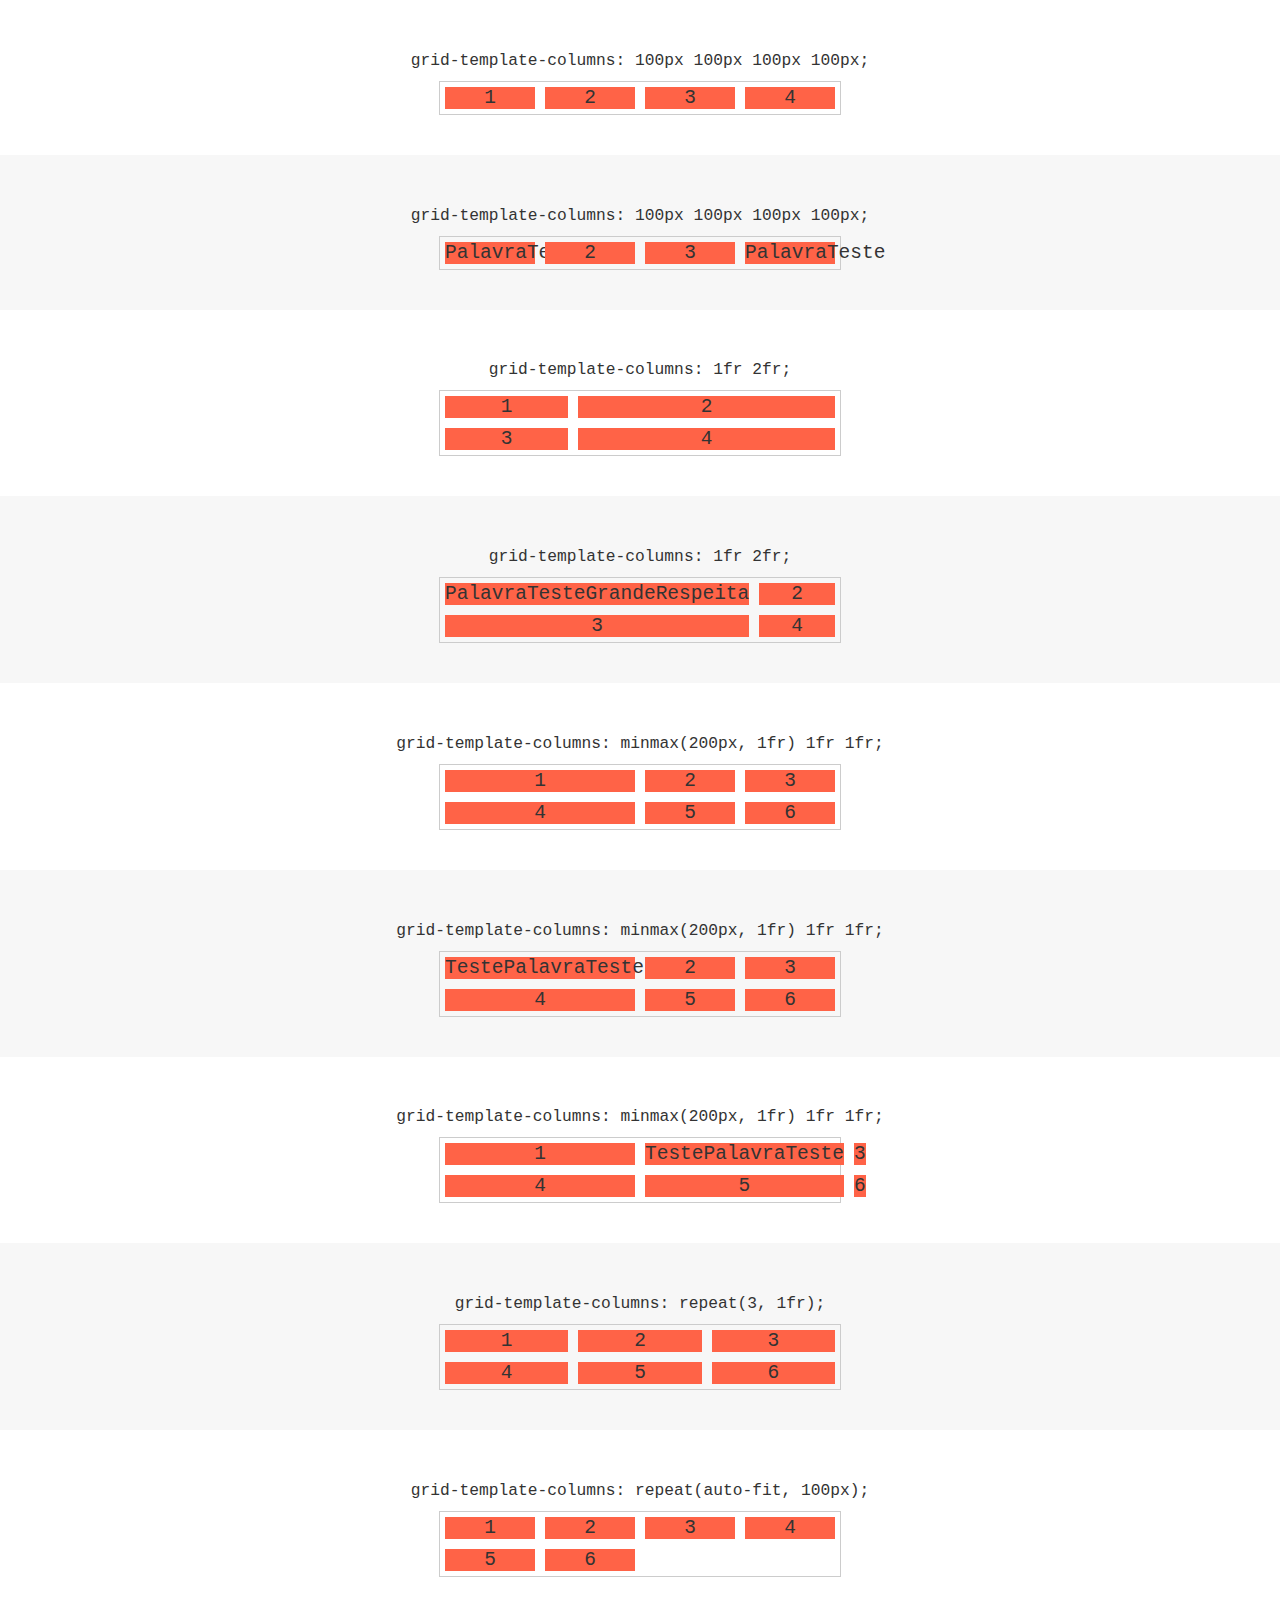
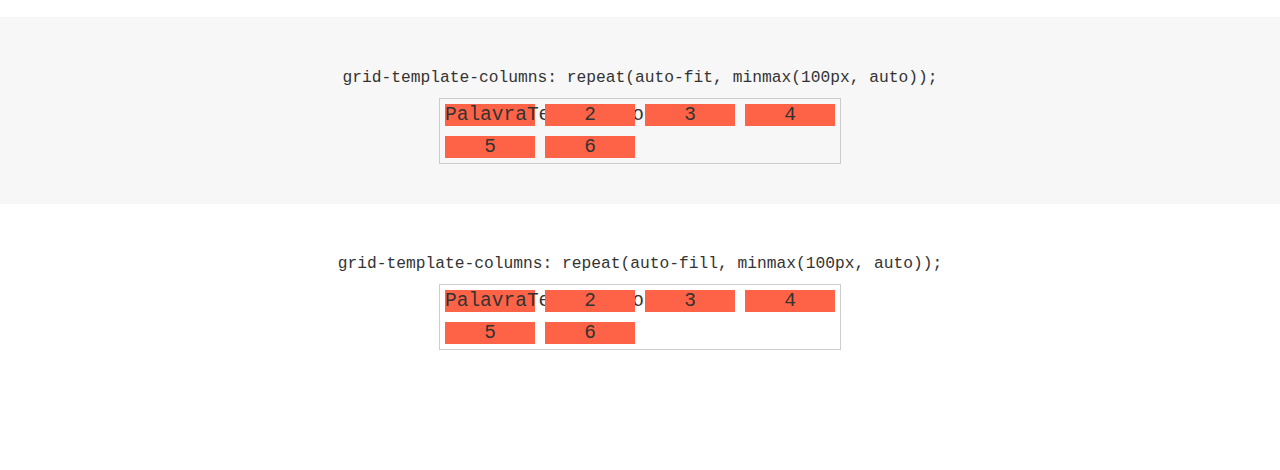
<file: grid-template-columns.html>
<!DOCTYPE html>
<html lang="en">
<head>
    <meta charset="UTF-8">
    <meta http-equiv="X-UA-Compatible" content="IE=edge">
    <meta name="viewport" content="width=device-width, initial-scale=1.0">
    <link rel="stylesheet" href="./grid-template-columns.css">
    <title>grid-template-columns</title>
</head>
<body>
    <div>
        <h1>grid-template-columns: 100px 100px 100px 100px;</h1>
        <section class="grid grid-template-columns-1">
            <div class="item">1</div>
            <div class="item">2</div>
            <div class="item">3</div>
            <div class="item">4</div>
        </section>
    </div>

    <div>
        <h1>grid-template-columns: 100px 100px 100px 100px;</h1>
        <section class="grid grid-template-columns-1">
            <div class="item">PalavraTeste</div>
            <div class="item">2</div>
            <div class="item">3</div>
            <div class="item">PalavraTeste</div>
        </section>
    </div>

    <div>
        <h1>grid-template-columns: 1fr 2fr;</h1>
        <section class="grid grid-template-columns-2">
            <div class="item">1</div>
            <div class="item">2</div>
            <div class="item">3</div>
            <div class="item">4</div>
        </section>
    </div>

    <div>
        <h1>grid-template-columns: 1fr 2fr;</h1>
        <section class="grid grid-template-columns-2">
            <div class="item">PalavraTesteGrandeRespeita</div>
            <div class="item">2</div>
            <div class="item">3</div>
            <div class="item">4</div>
        </section>
    </div>

    <div>
        <h1>grid-template-columns: minmax(200px, 1fr) 1fr 1fr;</h1>
        <section class="grid grid-template-columns-3">
            <div class="item">1</div>
            <div class="item">2</div>
            <div class="item">3</div>
            <div class="item">4</div>
            <div class="item">5</div>
            <div class="item">6</div>
        </section>
    </div>

    <div>
        <h1>grid-template-columns: minmax(200px, 1fr) 1fr 1fr;</h1>
        <section class="grid grid-template-columns-3">
            <div class="item">TestePalavraTeste</div>
            <div class="item">2</div>
            <div class="item">3</div>
            <div class="item">4</div>
            <div class="item">5</div>
            <div class="item">6</div>
        </section>
    </div>

    <div>
        <h1>grid-template-columns: minmax(200px, 1fr) 1fr 1fr;</h1>
        <section class="grid grid-template-columns-3">
            <div class="item">1</div>
            <div class="item">TestePalavraTeste</div>
            <div class="item">3</div>
            <div class="item">4</div>
            <div class="item">5</div>
            <div class="item">6</div>
        </section>
    </div>

    <div>
        <h1>grid-template-columns: repeat(3, 1fr);</h1>
        <section class="grid grid-template-columns-4">
            <div class="item">1</div>
            <div class="item">2</div>
            <div class="item">3</div>
            <div class="item">4</div>
            <div class="item">5</div>
            <div class="item">6</div>
        </section>
    </div>

    <div>
        <h1>grid-template-columns: repeat(auto-fit, 100px);</h1>
        <section class="grid grid-template-columns-5">
            <div class="item">1</div>
            <div class="item">2</div>
            <div class="item">3</div>
            <div class="item">4</div>
            <div class="item">5</div>
            <div class="item">6</div>
        </section>
    </div>

    <div>
        <h1>grid-template-columns: repeat(auto-fit, minmax(100px, auto));</h1>
        <section class="grid grid-template-columns-6">
            <div class="item">PalavraTesteMesmo1</div>
            <div class="item">2</div>
            <div class="item">3</div>
            <div class="item">4</div>
            <div class="item">5</div>
            <div class="item">6</div>
        </section>
    </div>

    <div>
        <h1>grid-template-columns: repeat(auto-fill, minmax(100px, auto));</h1>
        <section class="grid grid-template-columns-7">
            <div class="item">PalavraTesteMesmo1</div>
            <div class="item">2</div>
            <div class="item">3</div>
            <div class="item">4</div>
            <div class="item">5</div>
            <div class="item">6</div>
        </section>
    </div>
</body>
</html>
</file>
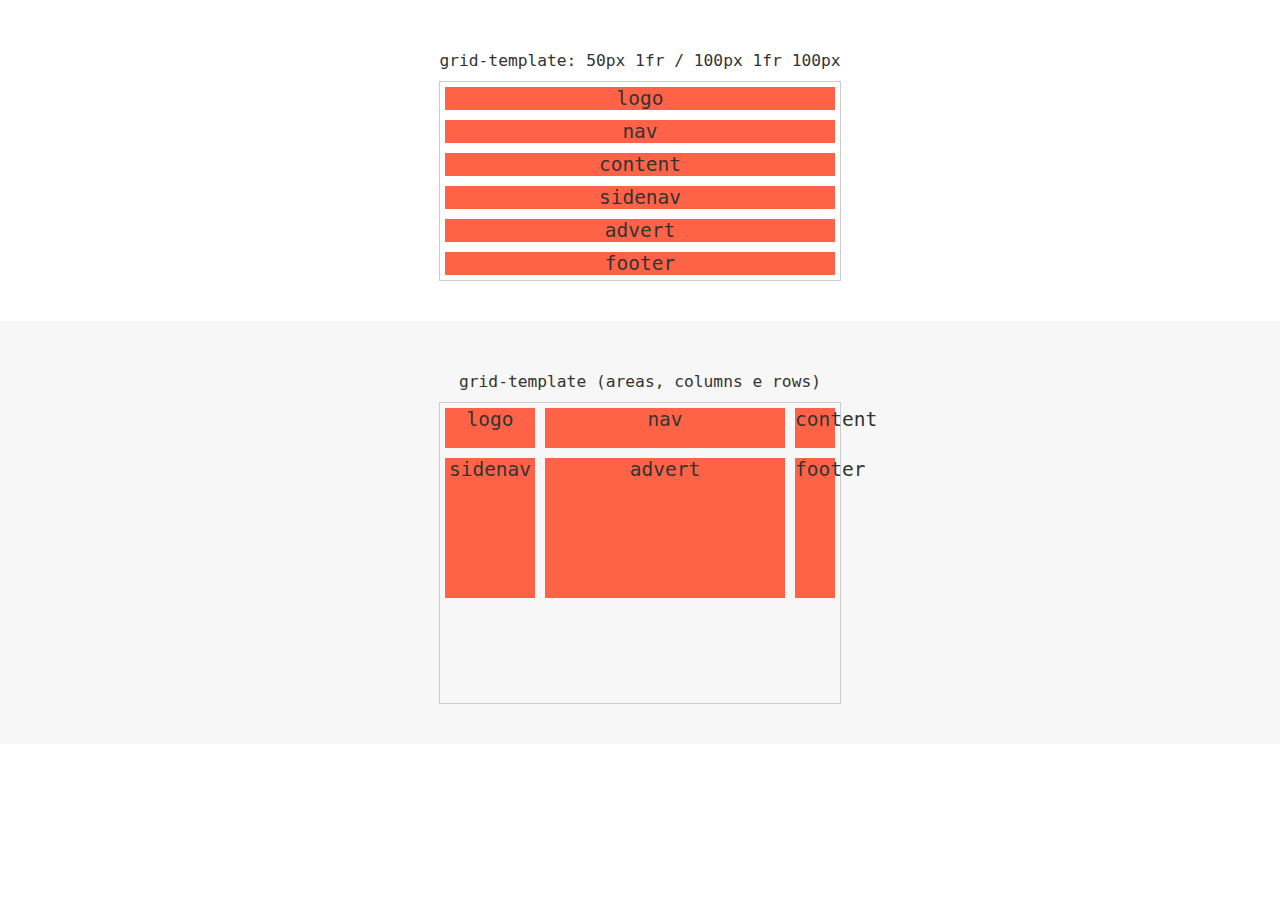
<file: grid-template.html>
<!DOCTYPE html>
<html lang="en">
<head>
    <meta charset="UTF-8">
    <meta http-equiv="X-UA-Compatible" content="IE=edge">
    <meta name="viewport" content="width=device-width, initial-scale=1.0">
    <link rel="stylesheet" href="./grid-template.css">
    <title>grid-template</title>
</head>
<body>
    <div>
        <h1>grid-template: 50px 1fr / 100px 1fr 100px</h1>
        <section class="grid grid-template">
            <div class="item">logo</div>
            <div class="item">nav</div>
            <div class="item">content</div>
            <div class="item">sidenav</div>
            <div class="item">advert</div>
            <div class="item">footer</div>
        </section>
    </div>

    <div>
        <h1>grid-template (areas, columns e rows)</h1>
        <section class="grid grid-template-2">
            <div class="item">logo</div>
            <div class="item">nav</div>
            <div class="item">content</div>
            <div class="item">sidenav</div>
            <div class="item">advert</div>
            <div class="item">footer</div>
        </section>
    </div>
</body>
</html>
</file>
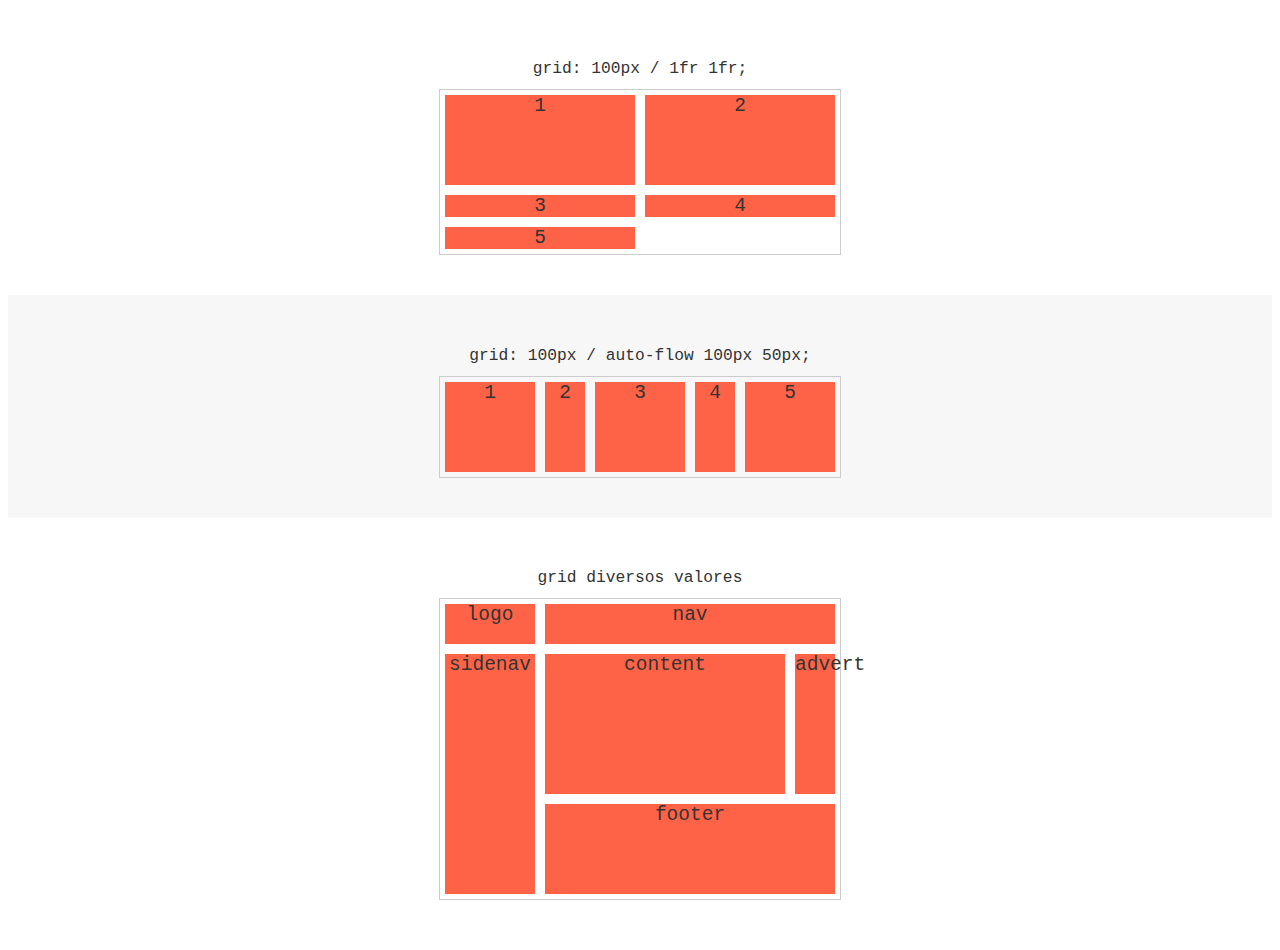
<file: grid.html>
<!DOCTYPE html>
<html lang="en">
<head>
    <meta charset="UTF-8">
    <meta http-equiv="X-UA-Compatible" content="IE=edge">
    <meta name="viewport" content="width=device-width, initial-scale=1.0">
    <link rel="stylesheet" href="./grid.css">
    <title>Grid</title>
</head>
<body>
    <div>
        <h1>grid: 100px / 1fr 1fr;</h1>
        <section class="grid grid-1">
            <div class="item">1</div>
            <div class="item">2</div>
	        <div class="item">3</div>
	        <div class="item">4</div>
	        <div class="item">5</div>
        </section>
    </div>

    <div>
        <h1>grid: 100px / auto-flow 100px 50px;</h1>
        <section class="grid grid-2">
            <div class="item">1</div>
            <div class="item">2</div>
	        <div class="item">3</div>
	        <div class="item">4</div>
	        <div class="item">5</div>
        </section>
    </div>

    <div>
        <h1>grid diversos valores</h1>
        <section class="grid grid-3">
            <div class="item logo">logo</div>
            <div class="item nav">nav</div>
            <div class="item sidenav">sidenav</div>
            <div class="item content">content</div>
            <div class="item advert">advert</div>
            <div class="item footer">footer</div>
        </section>
    </div>
</body>
</html>
</file>
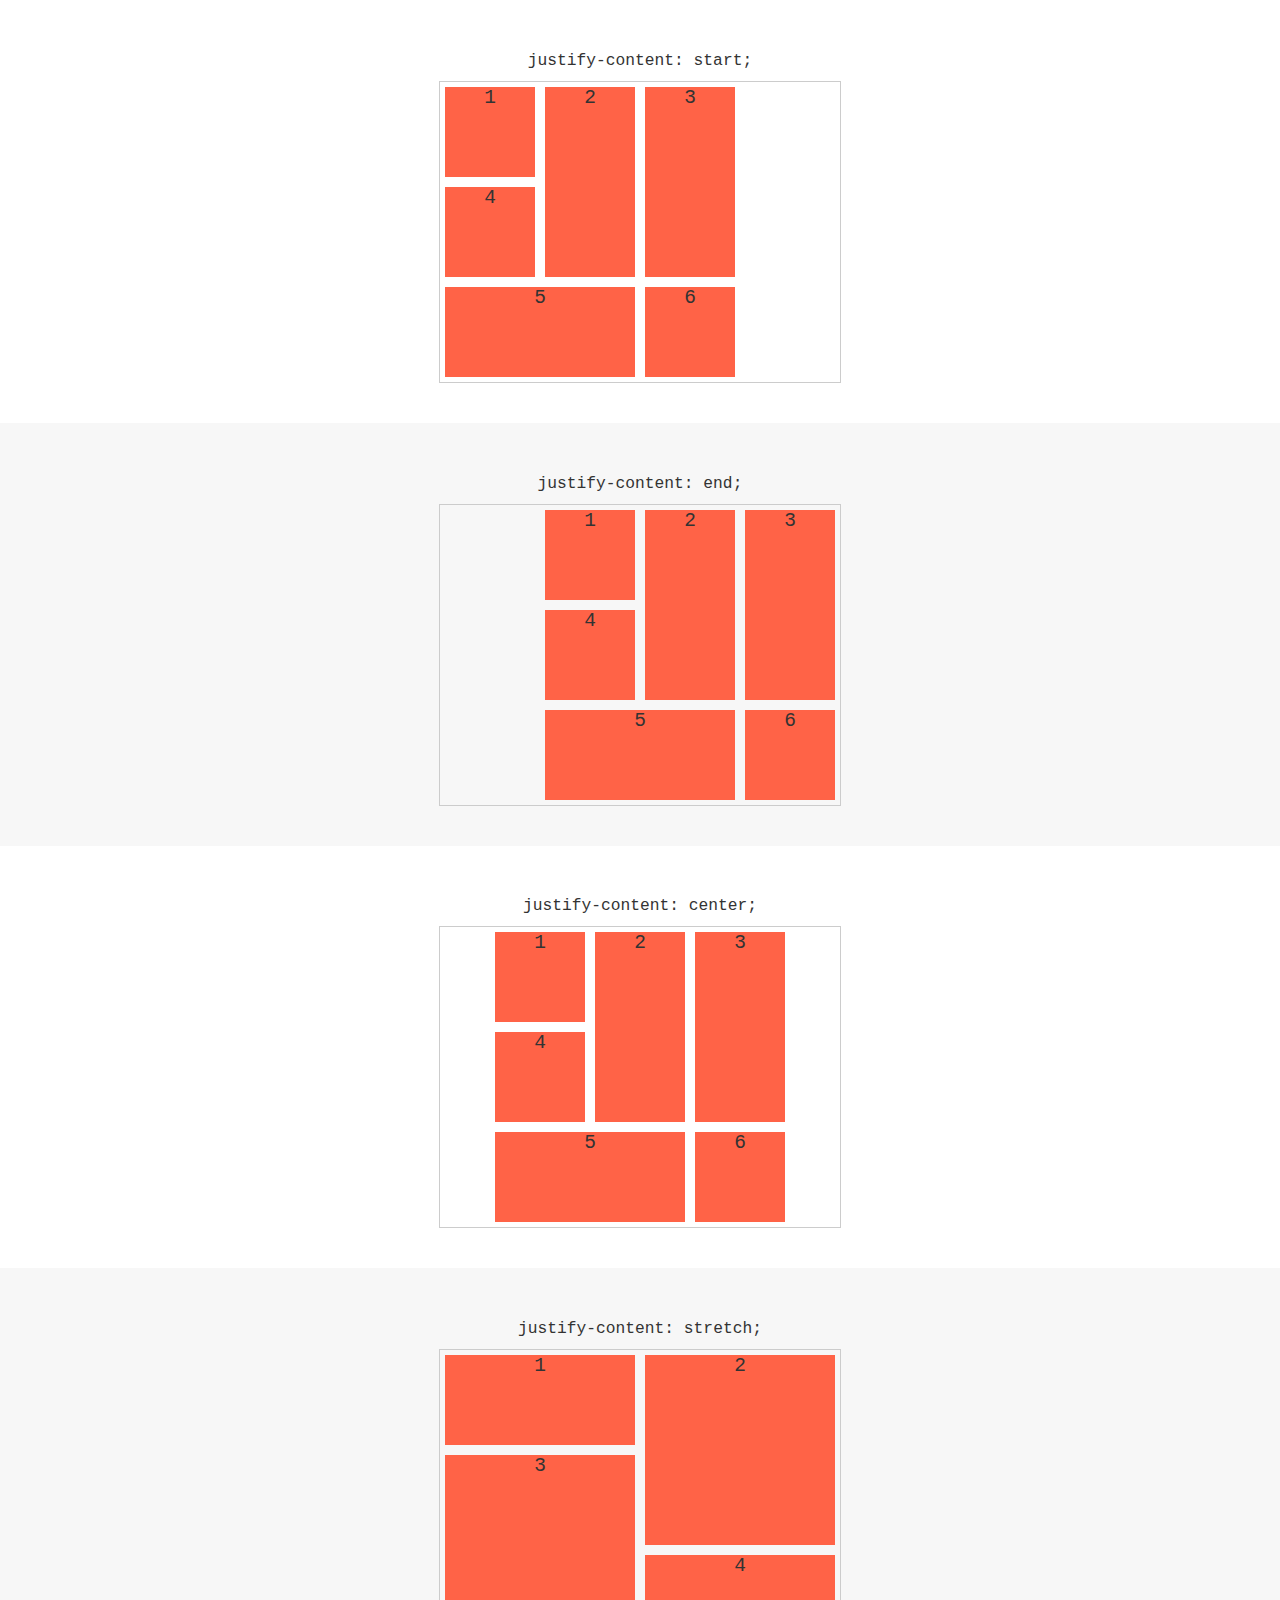
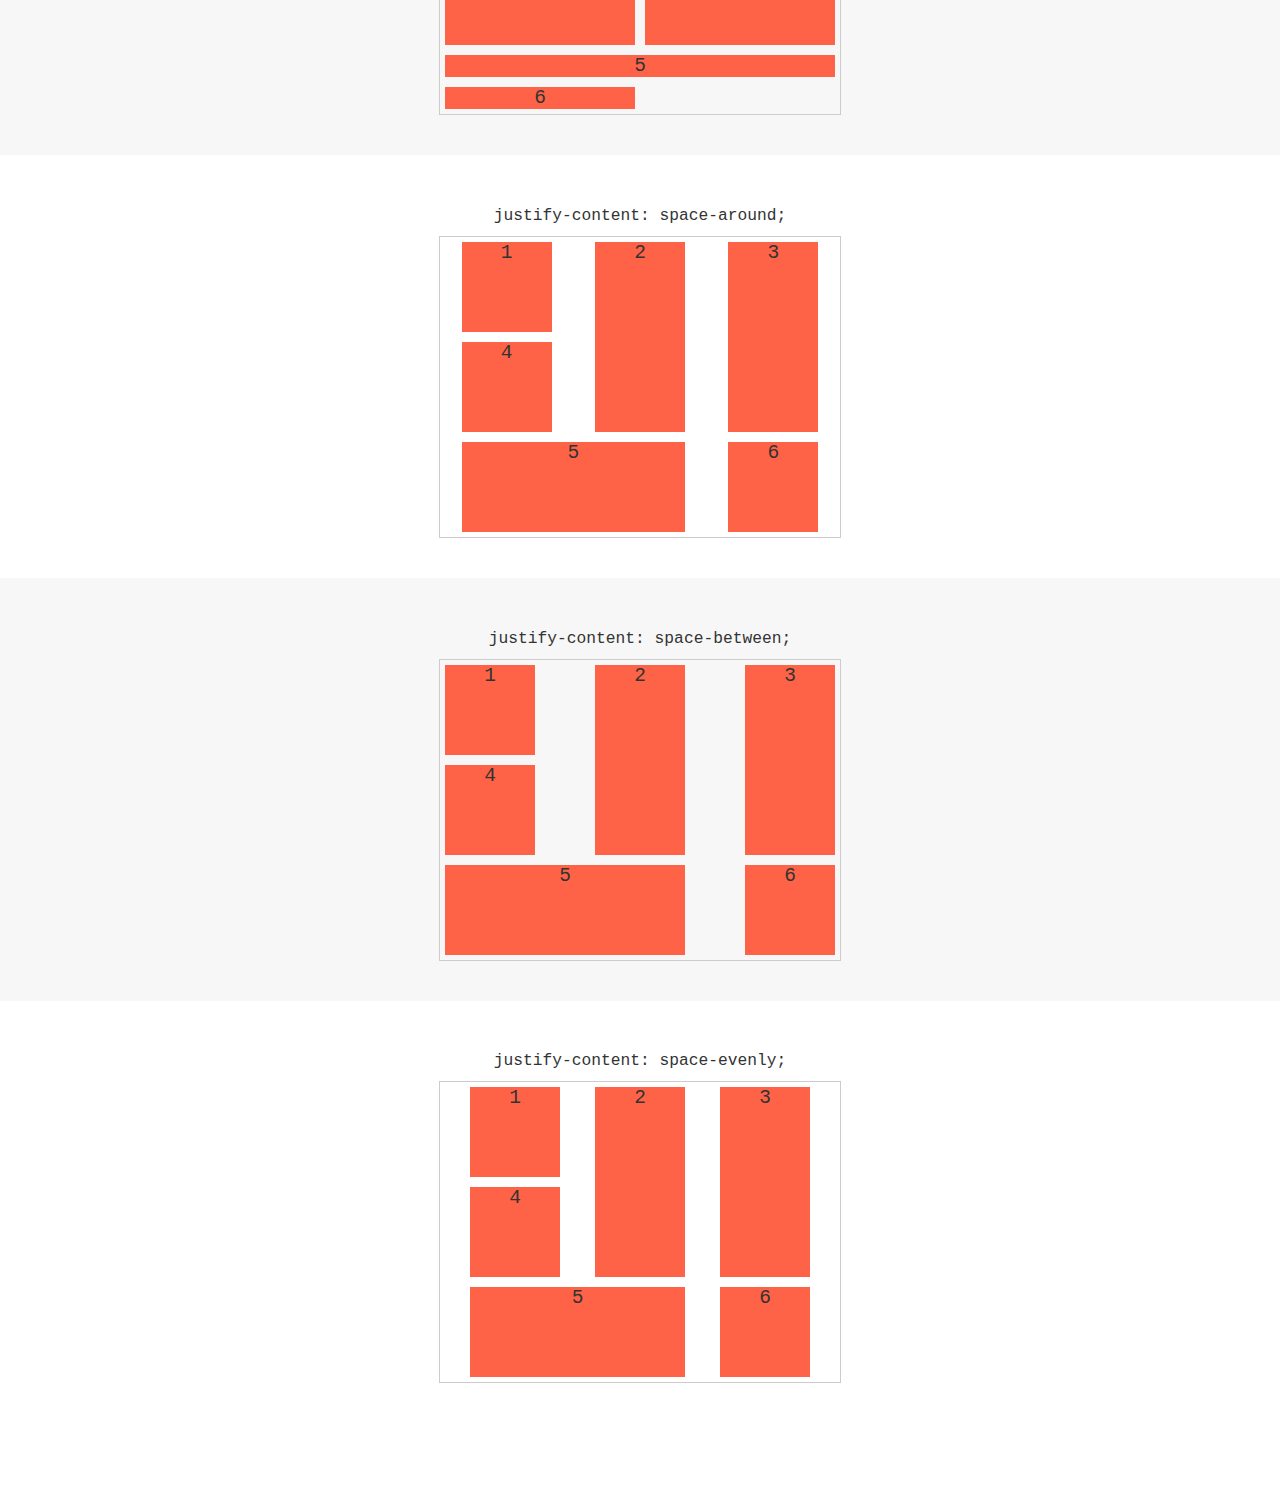
<file: justify-content.html>
<!DOCTYPE html>
<html lang="en">
<head>
    <meta charset="UTF-8">
    <meta http-equiv="X-UA-Compatible" content="IE=edge">
    <meta name="viewport" content="width=device-width, initial-scale=1.0">
    <link rel="stylesheet" href="./justify-content.css">
    <title>Justify-content</title>
</head>
<body>
    <div>
        <h1>justify-content: start;</h1>
        <section class="grid start">
            <div class="item">1</div>
            <div class="item item-2">2</div>
            <div class="item item-3">3</div>
            <div class="item">4</div>
            <div class="item item-5">5</div>
            <div class="item">6</div>
        </section>
    </div>

    <div>
        <h1>justify-content: end;</h1>
        <section class="grid end">
            <div class="item">1</div>
            <div class="item item-2">2</div>
            <div class="item item-3">3</div>
            <div class="item">4</div>
            <div class="item item-5">5</div>
            <div class="item">6</div>
        </section>
        </div>
        
        <div>
        <h1>justify-content: center;</h1>
        <section class="grid center">
            <div class="item">1</div>
            <div class="item item-2">2</div>
            <div class="item item-3">3</div>
            <div class="item">4</div>
            <div class="item item-5">5</div>
            <div class="item">6</div>
        </section>
        </div>
        
        <div>
        <h1>justify-content: stretch;</h1>
        <section class="grid stretch">
            <div class="item">1</div>
            <div class="item item-2">2</div>
            <div class="item item-3">3</div>
            <div class="item">4</div>
            <div class="item item-5">5</div>
            <div class="item">6</div>
        </section>
        </div>
        
        <div>
        <h1>justify-content: space-around;</h1>
        <section class="grid space-around">
            <div class="item">1</div>
            <div class="item item-2">2</div>
            <div class="item item-3">3</div>
            <div class="item">4</div>
            <div class="item item-5">5</div>
            <div class="item">6</div>
        </section>
        </div>
        
        <div>
        <h1>justify-content: space-between;</h1>
        <section class="grid space-between">
            <div class="item">1</div>
            <div class="item item-2">2</div>
            <div class="item item-3">3</div>
            <div class="item">4</div>
            <div class="item item-5">5</div>
            <div class="item">6</div>
        </section>
        </div>
        
        <div>
        <h1>justify-content: space-evenly;</h1>
        <section class="grid space-evenly">
            <div class="item">1</div>
            <div class="item item-2">2</div>
            <div class="item item-3">3</div>
            <div class="item">4</div>
            <div class="item item-5">5</div>
            <div class="item">6</div>
        </section>
        </div>
</body>
</html>
</file>
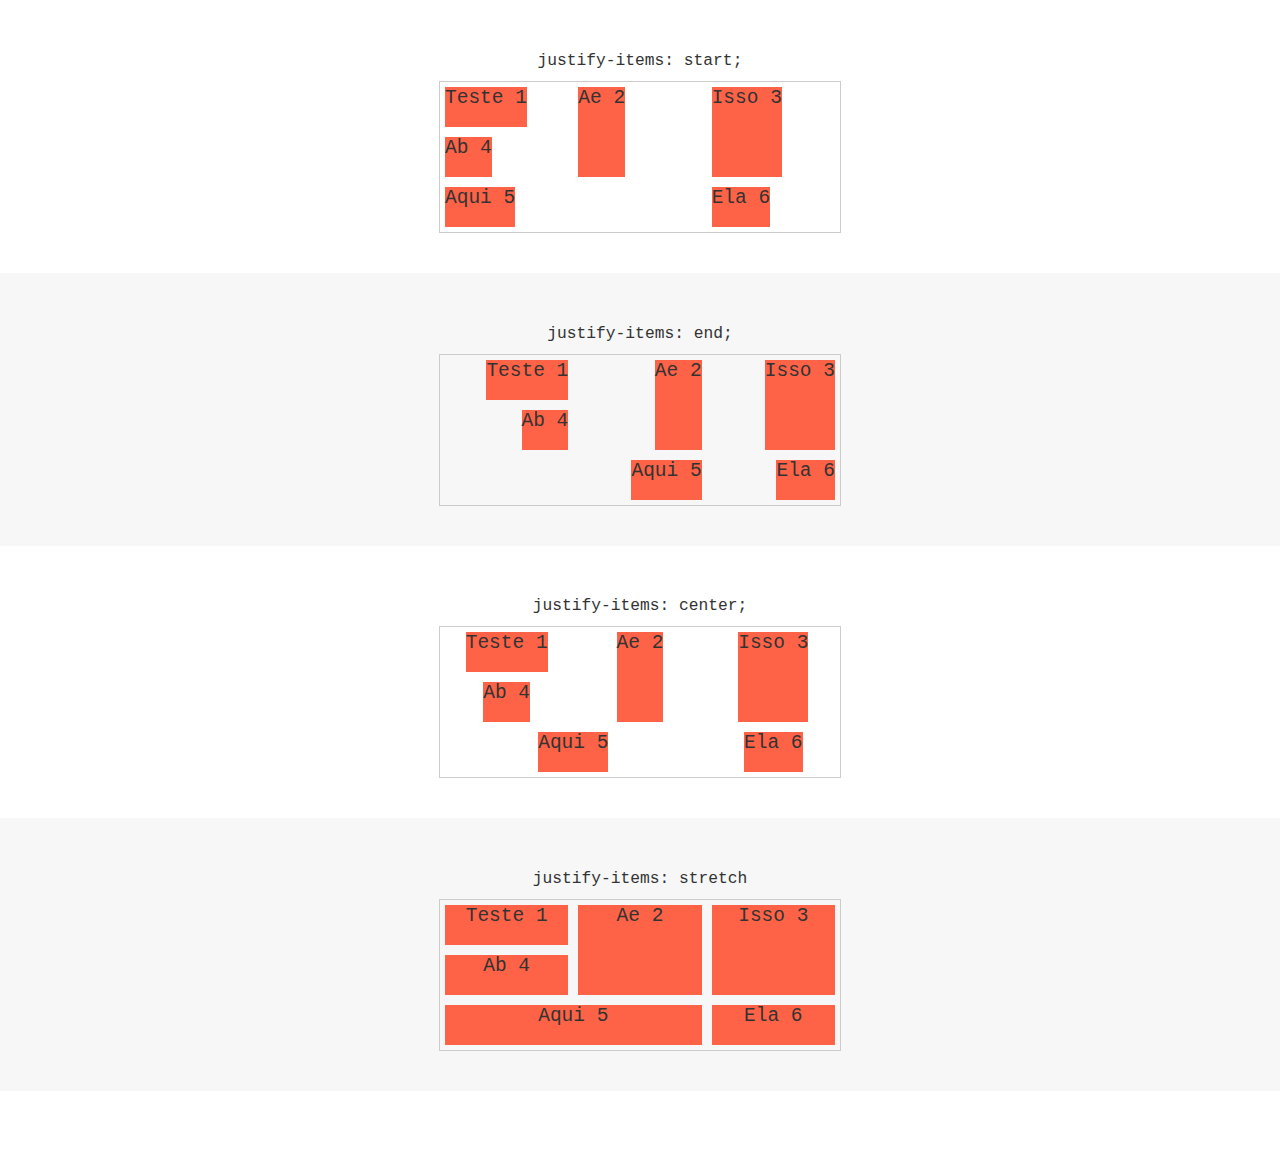
<file: justify-items.html>
<!DOCTYPE html>
<html lang="en">
<head>
    <meta charset="UTF-8">
    <meta http-equiv="X-UA-Compatible" content="IE=edge">
    <meta name="viewport" content="width=device-width, initial-scale=1.0">
    <link rel="stylesheet" href="./justify-items.css">
    <title>justify-items</title>
</head>
<body>
    <div>
        <h1>justify-items: start;</h1>
        <section class="grid start">
            <div class="item">Teste 1</div>
            <div class="item item-2">Ae 2</div>
	        <div class="item item-3">Isso 3</div>
	        <div class="item">Ab 4</div>
	        <div class="item item-5">Aqui 5</div>
	        <div class="item">Ela 6</div>
        </section>
    </div>

    <div>
        <h1>justify-items: end;</h1>
        <section class="grid end">
            <div class="item">Teste 1</div>
            <div class="item item-2">Ae 2</div>
	        <div class="item item-3">Isso 3</div>
	        <div class="item">Ab 4</div>
	        <div class="item item-5">Aqui 5</div>
	        <div class="item">Ela 6</div>
        </section>
    </div>

    <div>
        <h1>justify-items: center;</h1>
        <section class="grid center">
            <div class="item">Teste 1</div>
            <div class="item item-2">Ae 2</div>
	        <div class="item item-3">Isso 3</div>
	        <div class="item">Ab 4</div>
	        <div class="item item-5">Aqui 5</div>
	        <div class="item">Ela 6</div>
        </section>
    </div>

    <div>
        <h1>justify-items: stretch</h1>
        <section class="grid stretch">
            <div class="item">Teste 1</div>
            <div class="item item-2">Ae 2</div>
	        <div class="item item-3">Isso 3</div>
	        <div class="item">Ab 4</div>
	        <div class="item item-5">Aqui 5</div>
	        <div class="item">Ela 6</div>
        </section>
    </div>
</body>
</html>
</file>
<file: wildbeast/css/style.css>
@import url('https://fonts.googleapis.com/css2?family=Vollkorn:ital,wght@0,400;0,500;0,600;0,700;0,800;0,900;1,400;1,500;1,600;1,700;1,800;1,900&display=swap');
body, p, h1, ul, li, blockquote {
    padding: 0px;
    margin: 0px;
}

body {
    font-family: 'Vollkorn', Georgia, serif;
}

::-webkit-scrollbar {
    width: 13px;
    height: 11px;
}
::-webkit-scrollbar-track {
    background: #fafbfc;
    margin: .3em;
}

::-webkit-scrollbar-thumb {
    background: lightgrey;
    border-radius: 10px;
}

li {
    list-style: none;
}

a {
    text-decoration: none;
}

img {
    width: 100%;
    display: block;
    border-radius: 5px;
}

/* Grid Geral */
.estrutura {
    display: grid;
    grid-template-columns: minmax(160px, 1fr) 3fr 300px;
    grid-template-areas: 
      "header header header"
      "sidenav content anuncios"
      "footer footer footer"
    ;
}

@media (max-width: 1200px) {
    .estrutura {
        grid-template-columns: minmax(160px, 1fr) 3fr;
        grid-template-areas:
          "header header"
          "sidenav content"
          "sidenav anuncios"
          "footer footer"
        ;
    }
}

@media (max-width: 760px) {
    .estrutura {
        grid-template-columns: 100%;
        grid-template-areas:
          "header"
          "sidenav"
          "content"
          "anuncios"
          "footer"
        ;
    }
}

/* Header */
.header {
    grid-area: header;
    background: linear-gradient(135deg, #8844ee, #b07dfb);
    padding: 30px;
    display: grid;
    grid-template-columns: 1fr auto;
    align-items: center;
}

.logo {
    max-width: 200px;
}

.header nav ul {
    display: flex;
    flex-wrap: wrap;
}

.header li + li {
    margin-left: 30px;
}

.header nav a {
    display: block;
    padding: 10px;
    color: white;
    font-size: 1.125em;
    background: rgba(0,0,0,.1);
    border-radius: 5px;
    transition: ease-out 0.5s;
}

.header nav a:hover {
    background: rgba(0,0,0,.5);
}

@media (max-width: 760px) {
    .header {
        grid-template-columns: auto;
    }

    .logo {
        margin-bottom: 20px;
    }

    .header nav a {
        font-size: 1em;
    }

    .header li + li {
        margin-left: 10px;
    }
}

/* Sidenav */
.sidenav {
    grid-area: sidenav;
    background: #fafbfc;
    padding: 30px;
}

.sidenav li a {
    display: block;
    min-width: 60px;
    max-width: 100px;
    margin: 0 auto 30px auto;
    background: white;
    padding: 20px;
    border-radius: 5px;
    box-shadow: 5px 5px 15px 0px rgba(44,44,44,0.15);
    transition: ease-out 0.5s;
}

.sidenav li a:hover {
    background: #b07dfb;
}

@keyframes seta {
    from {
        right: 30px;
    }

    to {
        right: 20px;
    }
}

@media (max-width: 760px) {
    .sidenav ul {
        display: flex;
    }

    .sidenav ul li {
        flex: 1 0 60px;
    }

    .sidenav {
        position: relative;
        padding: 0 30px;
        overflow-x: auto;
        -webkit-overflow-scrolling: touch;
        -ms-overflow-style: -ms-autohiding-scrollbar;
    }

    .sidenav::after {
        content: '→';
        position: absolute;
        top: 5px;
        right: 30px;
        color: rgba(0,0,0,.3);
        animation: seta .8s ease-in-out 0s infinite
        alternate;
    }

    .sidenav li a {
        margin: 30px 30px 30px 0;
    }
}

/* Content */
.content {
    grid-area: content;
    max-width: 900px;
    margin: 0 auto;
    padding: 30px;
    display: grid;
    grid-template-columns: 1fr 1fr;
    grid-gap: 30px;
}

@media (max-width: 600px) {
    .content {
        grid-template-columns: auto;
    }
}

.col-wide {
    grid-column: 1 / -1;
}

.imagem-1 {
    grid-row: span 2;
    align-self: center;
}

.imagem-2 {
    align-self: center;
}

/* Estilos Content */
p {
    font-size: 1.2em;
    line-height: 1.6;
    letter-spacing: -0.005em;
    color: rgba(0,0,0,.7);
}

.informacoes p + p  {
    margin-top: 30px;
}

/* Titulo */
.titulo {
    color:#b07dfb;
}

.titulo h1 {
    font-size: 3.75em;
    line-height: 1;
    font-weight: 700;
}

.titulo span {
    font-size: 0.975em;
    font-style: italic;
}

/* Caracteristicas */
.caracteristicas {
    display: flex;
    align-items: flex-start;
}

.caracteristicas > div {
    width: 80px;
    text-align: center;
    background: linear-gradient(135deg, #8844ee, #b07dfb);
    border-radius: 5px;
    box-shadow: 5px 5px 15px 0px rgba(44,44,44,0.15);
    position: relative;
}

.caracteristicas > div:first-child {
    margin-right: 30px;
}

.caracteristicas span {
    display: block;
}

.numero {
    color: #b07dfb;
    font-size: 3em;
    line-height: 1;
    margin: 10px auto;
}

.rotulo {
    background: white;
    border-radius: 0 0 5px 5px;
    color: #b07dfb;
    padding: 5px 0;
    position: relative;
    top: 2px;
}

.destaque {
    font-size: 0.970em;
    color: #b07dfb;
    max-width: 16em;
}

.citacao, .atributos {
    align-self: start;
    padding: 30px;
    border-radius: 5px;
    box-shadow: 5px 5px 15px 0px rgba(44,44,44,0.15);
    background: linear-gradient(135deg, #8844ee, #b07dfb);
}

.citacao p {
    font-size: 1.74em;
    font-style: italic;
    text-align: center;
    max-width: 500px;
    color: white;
    margin: 0 auto;
}

.atributos li {
    color: white;
    font-family: Courier, monospace;
    font-size: 1.125em;
    font-weight: bold;
    padding: 15px;
}

.atributos li + li {
    border-top: 2px  solid #b07dfb;
}

/* Anuncios */
.anuncios {
    grid-area: anuncios;
    background: #fafbfc;
    display: grid;
    align-content: start;
    grid-gap: 30px;
    padding: 30px;
    cursor: pointer;
    grid-template-columns: repeat(auto-fit, 
    minmax(150px, 1fr));
}

/* Footer */
.footer {
    grid-area: footer;
    background: linear-gradient(135deg, #8844ee, #b07dfb);
    margin-top: 10px;
}

.footer p {
    color: white;
    text-align: center;
    padding: 30px;
}
</file>
<file: align-content.css>
/* Grid */
.grid {
    display: grid;
    grid-template-columns: repeat(3, 1fr);
    grid-template-rows: repeat(3, 50px);
    height: 300px;
}

.start {
    align-content: start;
}

.end {
    align-content: end;
}

.center {
    align-content: center;
}

.stretch {
    grid-template-columns: auto;
    align-content: stretch;
}

.space-around {
    align-content: space-around;
}

.space-between {
    align-content: space-between;
}

.space-evenly {
    align-content: space-evenly;
}

.item-2, .item-3 {
    grid-row: span 2;
}

.item-5 {
    grid-column: span 2;
}

/* Grid Item */
.item {
    margin: 5px;
    background: tomato;
    text-align: center;
    font-size: 1.5em;
}

.grid {
    max-width: 400px;
    margin: 0 auto;
    border: 1px solid #ccc;
}

h1 {
    text-align: center;
    font-size: 1.25em;
    font-weight: normal;
}

body {
    font-family: monospace;
    color: #333;
    padding-bottom: 60px;
    margin: 0px;
}

body > div {
    padding: 40px 0;
}

body > div:nth-of-type(even) {
    background: rgba(0,0,0,.03);
}
</file>
<file: align-items.css>
/* Grid */
.grid {
    display: grid;
    grid-template-columns: repeat(3, 1fr);
    grid-template-rows: repeat(2, 100px);
}

.start {
    align-items: start;
}

.end {
    align-items: end;
}

.center {
    align-items: center;
}

.stretch {
    align-items: stretch;
}

.item-2, .item-3 {
    grid-row: span 2;
}

.item-5 {
    grid-column: span 2;
}

/* Grid Item */
.item {
    margin: 5px;
    background: tomato;
    text-align: center;
    font-size: 1.5em;
}

.grid {
    max-width: 400px;
    margin: 0 auto;
    border: 1px solid #ccc;
}

h1 {
    text-align: center;
    font-size: 1.25em;
    font-weight: normal;
}

body {
    font-family: monospace;
    color: #333;
    padding-bottom: 60px;
    margin: 0px;
}

body > div {
    padding: 40px 0;
}

body > div:nth-of-type(even) {
    background: rgba(0,0,0,.03);
}
</file>
<file: auto-columns.css>
/* Grid */
.grid {
    display: grid;
}

.grid-auto-columns-1 {
    grid-template-columns: 1fr 1fr;
    grid-auto-columns: 100px;
}

/* Ele força a criação de 5 colunas */
.item-6 {
    grid-column: 5;
}

.grid-auto-columns-2 {
    grid-template-columns: 1fr 1fr;
    grid-auto-columns: 50px 100px;
}

.grid-auto-columns-2 > .item-6 {
    grid-column: 6;
}

.grid-auto-columns-3 {
    grid-template-columns: 1fr 1fr;
}

/* Grid Item */
.item {
    margin: 5px;
    background: tomato;
    text-align: center;
    font-size: 1.5em;
}

.grid {
    max-width: 400px;
    margin: 0 auto;
    border: 1px solid #ccc;
}

h1 {
    text-align: center;
    font-size: 1.25em;
    font-weight: normal;
}

body {
    font-family: monospace;
    color: #333;
    padding-bottom: 60px;
    margin: 0px;
}

body > div {
    padding: 40px 0;
}

body > div:nth-of-type(even) {
    background: rgba(0,0,0,.03);
}
</file>
<file: auto-flow.css>
/* Grid */
.grid {
    display: grid;
}

.grid-auto-flow-1 {
    grid-auto-flow: column;
}

.grid-auto-flow-2 {
    grid-template-columns: repeat(2, minmax(100px, 1fr));
    grid-template-rows: 50px 50px;
    grid-auto-columns: 100px;
    grid-auto-flow: column;
}

.grid-auto-rows-2 {
    grid-template-columns: 1fr 1fr 1fr;
    grid-auto-flow: dense;
}

.item-2 {
    grid-column: span 3;
}

.item-4 {
    grid-column: span 3;
}

/* Grid Item */
.item {
    margin: 5px;
    background: tomato;
    text-align: center;
    font-size: 1.5em;
}

.grid {
    max-width: 400px;
    margin: 0 auto;
    border: 1px solid #ccc;
}

h1 {
    text-align: center;
    font-size: 1.25em;
    font-weight: normal;
}

body {
    font-family: monospace;
    color: #333;
    padding-bottom: 60px;
    margin: 0px;
}

body > div {
    padding: 40px 0;
}

body > div:nth-of-type(even) {
	background: rgba(0,0,0,.03);
}
</file>
<file: auto-rows.css>
/* Grid */
.grid {
    display: grid;
}

.grid-auto-rows-1 {
    grid-template-rows: 1fr 1fr;
    grid-auto-rows: 100px;
}

.grid-auto-rows-2 {
    grid-template:
    "logo nav nav" 50px
    "sidenav content advert" 150px
    "sidenav footer footer" 100px
    / 100px 1fr 50px;
    grid-auto-rows: 50px 100px;
}

.logo {
	grid-area: logo;
}

.nav {
	grid-area: nav;
}

.content {
	grid-area: content;
}

.sidenav {
	grid-area: sidenav;
}

.advert {
	grid-area: advert;
}

.footer {
	grid-area: footer;
}

/* Grid Item */
.item {
    margin: 5px;
    background: tomato;
    text-align: center;
    font-size: 1.5em;
}

.grid {
    max-width: 400px;
    margin: 0 auto;
    border: 1px solid #ccc;
}

h1 {
    text-align: center;
    font-size: 1.25em;
    font-weight: normal;
}

body {
    font-family: monospace;
    color: #333;
    padding-bottom: 60px;
    margin: 0px;
}

body > div {
    padding: 40px 0;
}

body > div:nth-of-type(even) {
    background: rgba(0,0,0,.03);
}
</file>
<file: display.css>
/* Grid Container */
.grid {
    display: grid;
}

.grid-template-columns {
    grid-template-columns: 200px 200px;
}

.grid-template-columns-3 {
    grid-template-columns: 1fr 2fr 1fr;
}

.subgrid {
    display: grid;
    grid-template-columns: 1fr 1fr 1fr;
    grid-gap: 10px;
}

.subgrid div {
    background: rgba(0,0,0,.3);
}

/* Stylish Generals */
.item {
    margin: 5px;
    background: tomato;
    text-align: center;
    font-size: 1.5em;
}

.grid {
    max-width: 400px;
    margin: 0 auto;
    border: 1px solid #ccc;
}

h1 {
    text-align: center;
    font-size: 1.25em;
    font-weight: normal;
}

body {
    font-family: monospace;
    color: #333;
    margin: 0px;
    padding-bottom: 60px;
}

body > div {
    padding: 40px 0;
}

body > div:nth-of-type(even) {
    background: rgba(0,0,0,.03);
}
</file>
<file: grid-gap.css>
/* Grid */
.grid {
    display: grid;
}

.grid-template {
    grid-template: 
    "logo nav nav" 50px
    "sidenav content advert" 150px
    "sidenav footer footer" 100px
    / 100px 1fr 50px;
}

.gap {
    gap: 20px;
}

.column-gap {
    gap: 2px;
    column-gap: 20px;
}

.row-gap {
    gap: 2px;
    row-gap: 20px;
}

.margin {
    margin-top: 10px;
    margin-left: 20px;
    margin-bottom: 50px;
}

.logo {
    grid-area: logo;
}

.nav {
	grid-area: nav;
}

.content {
	grid-area: content;
}

.sidenav {
	grid-area: sidenav;
}

.advert {
	grid-area: advert;
}

.footer {
	grid-area: footer;
}

/* Grid Item */
.item {
    background: tomato;
    text-align: center;
    font-size: 1.5em;
}

.grid {
    max-width: 400px;
    margin:0 auto;
    border: 1px solid #ccc;
}

h1 {
    text-align: center;
    font-size: 1.25em;
    font-weight: normal;
}

body {
    font-family: monospace;
    color: #333;
    padding-bottom: 60px;
    margin: 0px;
}

body > div {
    padding: 40px 0;
}

body > div:nth-of-type(even) {
    background: rgba(0,0,0,.03);
}
</file>
<file: grid-template-areas.css>
/* Grid */
.grid {
    display: grid;
}

.logo {
    grid-area: logo;
}

.nav {
    grid-area: nav;
}

.content {
    grid-area: content;
}

.sidenav {
    grid-area: sidenav;
}

.advert {
    grid-area: advert;
}

.footer {
    grid-area: footer;
}

.grid-template-areas-1 {
    grid-template-areas:
    "logo nav nav"
    "sidenav content advert"
    "sidenav footer footer"
    ;
}

.grid-template-areas-2 {
    grid-template-areas:
    "sidenav logo nav"
    "sidenav content advert"
    "sidenav content footer"
    ;
}

.grid-template-areas-3 {
    grid-template-areas:
    "logo logo"
    "nav nav"
    "content content"
    "sidenav advert"
    "footer footer"
    ;
}

.grid-template-areas-4 {
    grid-template-columns: 30% 60% 10%;
    grid-template-rows: 50px 150px 50px;
    grid-template-areas:
    "logo nav nav"
    "sidenav content advert"
    "sidenav footer footer"
    ;
}

.grid-template-areas-5 {
    grid-template-areas:
    "logo content nav"
    ". content advert"
    "sidnav footer ."
    ;
}

/* Grid Item */
.item {
    margin: 5px;
    background: tomato;
    text-align: center;
    font-size: 1.5em;
}

.grid {
    max-width: 400px;
    margin: 0 auto;
    border: 1px solid #ccc;
}

h1 {
    text-align: center;
    font-size: 1.25em;
    font-weight: normal;
}

body {
    font-family: monospace;
    color: #333;
    padding-bottom: 60px;
    margin: 0px;
}

body > div {
    padding: 40px 0;
}

body > div:nth-of-type(even) {
    background: rgba(0,0,0,.03);
}
</file>
<file: grid-template-columns.css>
/* Grid */
.grid {
    display: grid;
}

/* 100px é o valor total, ignora conteúdo, margem e etc. Respeita apenas o min-width do item. */
.grid-template-columns-1 {
    grid-template-columns: 100px 100px 100px 100px;
}

/* fr é uma unidade fracional */
.grid-template-columns-2 {
    grid-template-columns: 1fr 2fr;
}

/* minmax define um valor mínimo e máximo para a coluna */
.grid-template-columns-3 {
    grid-template-columns: minmax(200px, 1fr) 1fr 1fr;
}

/* O repeat vai repetir o número de colunas */
.grid-template-columns-4 {
    grid-template-columns: repeat(3, 1fr);
}

/* Auto-fit vai calcular  automaticamente o total de colunas */
.grid-template-columns-5 {
    grid-template-columns: repeat(auto-fit, 100px);
}

/* Com o auto-fit realmente é criado um layout responsivo */
.grid-template-columns-6 {
    grid-template-columns: repeat(auto-fit, minmax(100px, auto));
}

/* Como o auto-fit realmente é criado um layout responsivo */
.grid-template-columns-7 {
    grid-template-columns: repeat(auto-fill, minmax(100px, auto));
}

/* Estilos Gerais */
.item {
    margin: 5px;
    background: tomato;
    text-align: center;
    font-size: 1.5em;
}

.grid {
    max-width: 400px;
    margin: 0 auto;
    border: 1px solid #ccc;
}

h1 {
    text-align: center;
    font-size: 1.25em;
    font-weight: normal;
}

body {
    font-family: monospace;
    color: #333;
    margin: 0px;
    padding-bottom: 60px;
}

body > div {
    padding: 40px 0;
}

body > div:nth-of-type(even) {
    background: rgba(0,0,0,.03);
}
</file>
<file: grid-template.css>
.grid {
    display: grid;
}

.grid-template-1 {
    grid-template: 50px 1fr / 100px 1fr 100px;
}

.grid-template-2 {
    grid-template: 
      "logo nav nav" 50px
      "sidenav content advert" 150px
      "sidenav footer footer" 100px
      / 100px 1fr 50px;
}

.logo {
    grid-area: logo;
}

.nav {
    grid-area: nav;
}

.content {
    grid-area: content;
}

.sidenav {
    grid-area: sidenav;
}

.advert {
    grid-area: advert;
}

.footer {
    grid-area: footer;
}

/* Grid Item */
.item {
    margin: 5px;
    background: tomato;
    text-align: center;
    font-size: 1.5em;
}

.grid {
    max-width: 400px;
    margin: 0 auto;
    border: 1px solid #ccc;
}

h1 {
    text-align: center;
    font-size: 1.25em;
    font-weight: normal;
}

body {
    font-family: monospace;
    color: #333;
    padding-bottom: 60px;
    margin: 0px;
}

body > div {
    padding: 40px 0;
}

body > div:nth-of-type(even) {
    background: rgba(0,0,0,.03);
}
</file>
<file: grid.css>
/* Grid */
.grid {
    display: grid;
}

.grid-1 {
    grid: 100px / 1fr 1fr;
}

.grid-2 {
    grid: 100px / auto-flow 100px 50px;
}

.grid-3 {
    grid: 
      "logo nav nav" 50px
      "sidenav content advert" 150px
      "sidenav footer footer" 100px
      / 100px 1fr 50px;
}

.logo {
	grid-area: logo;
}

.nav {
	grid-area: nav;
}

.content {
	grid-area: content;
}

.sidenav {
	grid-area: sidenav;
}

.advert {
	grid-area: advert;
}

.footer {
	grid-area: footer;
}

/* Grid Item */
.item {
    margin: 5px;
    background: tomato;
    text-align: center;
    font-size: 1.5em;
}

.grid {
    max-width: 400px;
    margin: 0 auto;
    border: 1px solid #ccc;
}

h1 {
    text-align: center;
    font-size: 1.25em;
    font-weight: normal;
}

body {
    font-family: monospace;
    color: #333;
    padding-bottom: 60px
    margin: 0px;
}

body > div {
    padding: 40px 0;
}

body > div:nth-of-type(even) {
    background: rgba(0,0,0,.03);
}
</file>
<file: justify-content.css>
/* Grid */
.grid {
    display: grid;
    grid-template-columns: repeat(3, 100px);
    grid-template-rows: 100px 100px 100px;
}

.start {
    justify-content: start;
}

.end {
    justify-content: end;
}

.center {
    justify-content: center;
}

.stretch {
    grid-template-columns: auto;
    justify-content: stretch;
}

.space-around {
    justify-content: space-around;
}

.space-between {
    justify-content: space-between;
}

.space-evenly {
    justify-content: space-evenly;
}

.item-2, .item-3 {
    grid-row: span 2;
}

.item-5 {
    grid-column: span 2;
}

/* Grid Item */
.item {
    margin: 5px;
    background: tomato;
    text-align: center;
    font-size: 1.5em;
}

.grid {
    max-width: 400px;
    margin: 0 auto;
    border: 1px solid #ccc;
}

h1 {
    text-align: center;
    font-size: 1.25em;
    font-weight: normal;
}

body {
    font-family: monospace;
    color: #333;
    padding-bottom: 60px;
    margin: 0px;
}

body > div {
    padding: 40px 0;
}

body > div:nth-of-type(even) {
    background: rgba(0,0,0,.03);
}
</file>
<file: justify-items.css>
/* Grid */
.grid {
    display: grid;
    grid-template-columns: repeat(3, 1fr);
    grid-template-rows: repeat(3, 50px);
}

.start {
    justify-items: start;
}

.end {
    justify-items: end;
}

.center {
    justify-items: center;
}

.stretch {
    justify-items: stretch;
}

.item-2, .item-3 {
    grid-row: span 2;
}

.item-5 {
    grid-column: span 2;
}

/* Grid Item */
.item {
    margin: 5px;
    background: tomato;
    text-align: center;
    font-size: 1.5em;
}
.grid {
    max-width: 400px;
    margin: 0 auto;
    border: 1px solid #ccc;
}

h1 {
    text-align: center;
    font-size: 1.25em;
    font-weight: normal;
}

body {
    font-family: monospace;
    color: #333;
    padding-bottom: 60px;
    margin: 0px;
}

body > div {
    padding: 40px 0;
}

body > div:nth-of-type(even) {
	background: rgba(0,0,0,.03);
}
</file>
